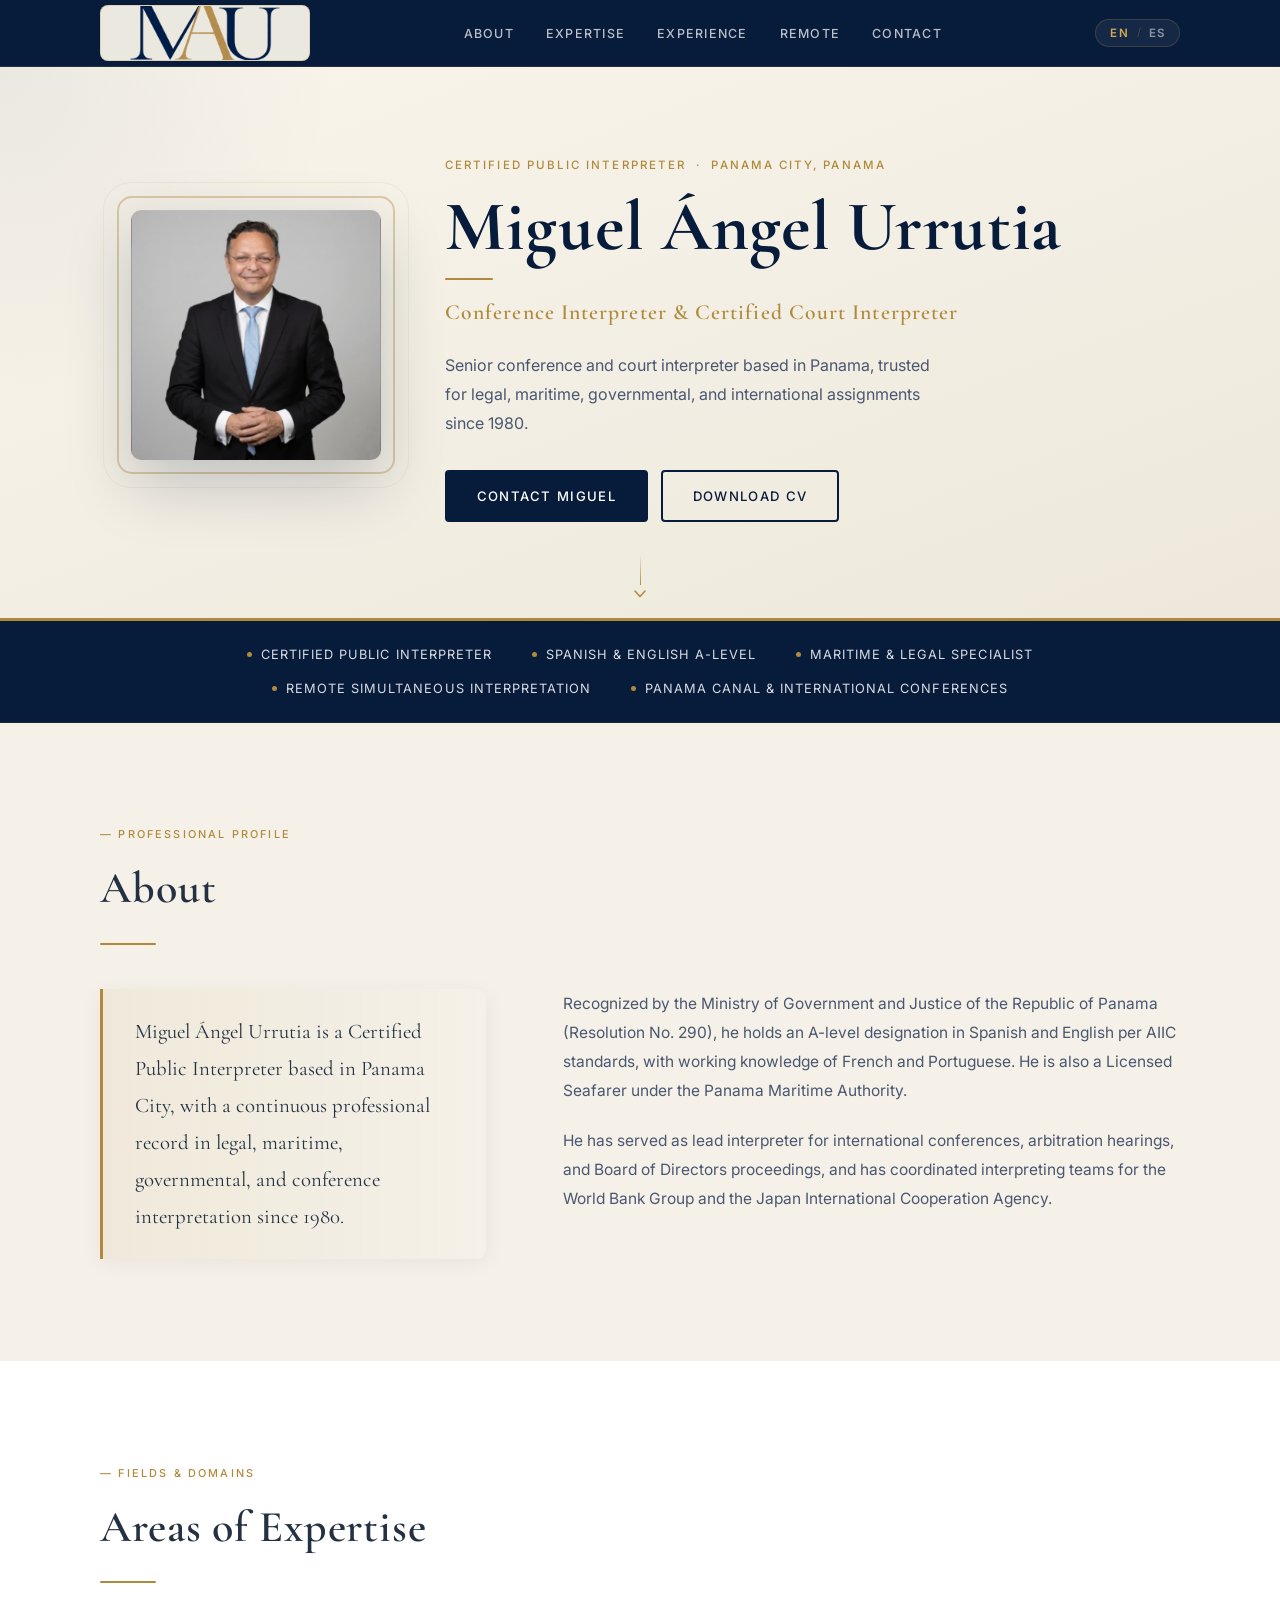
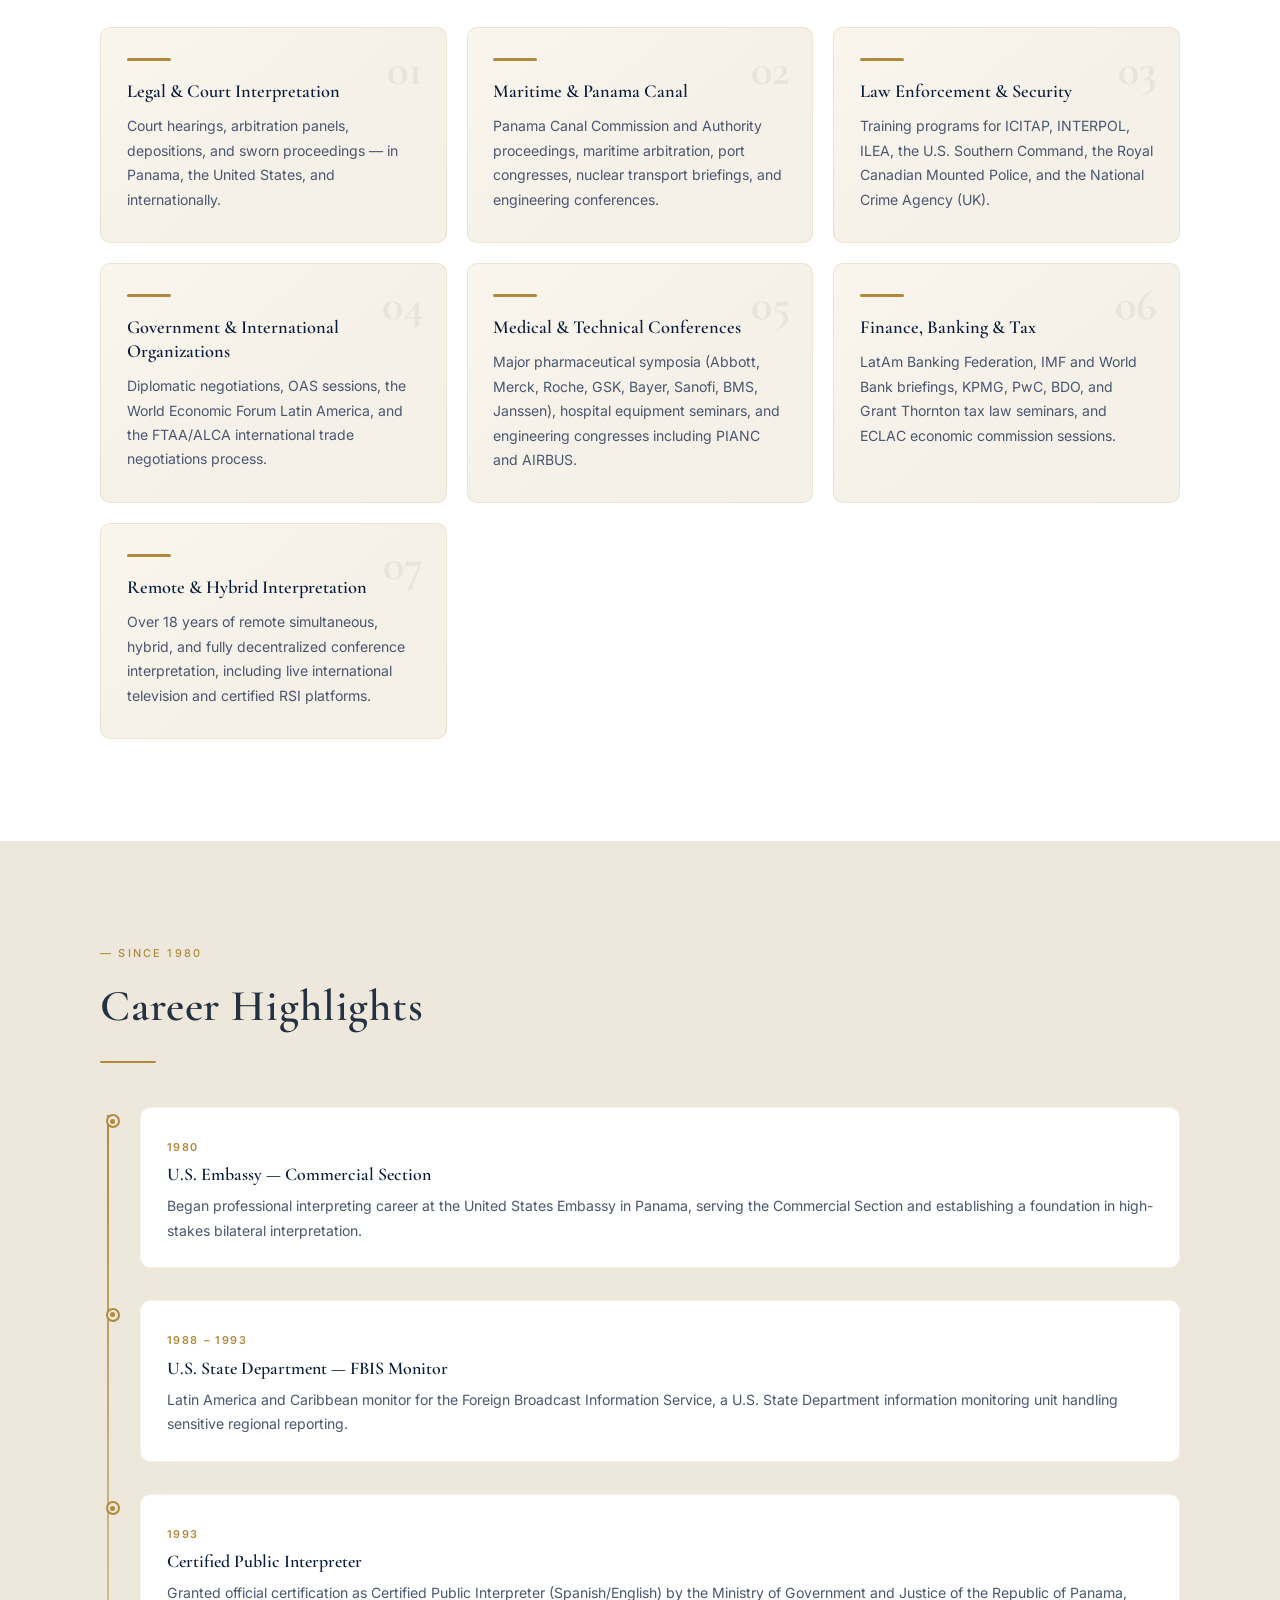
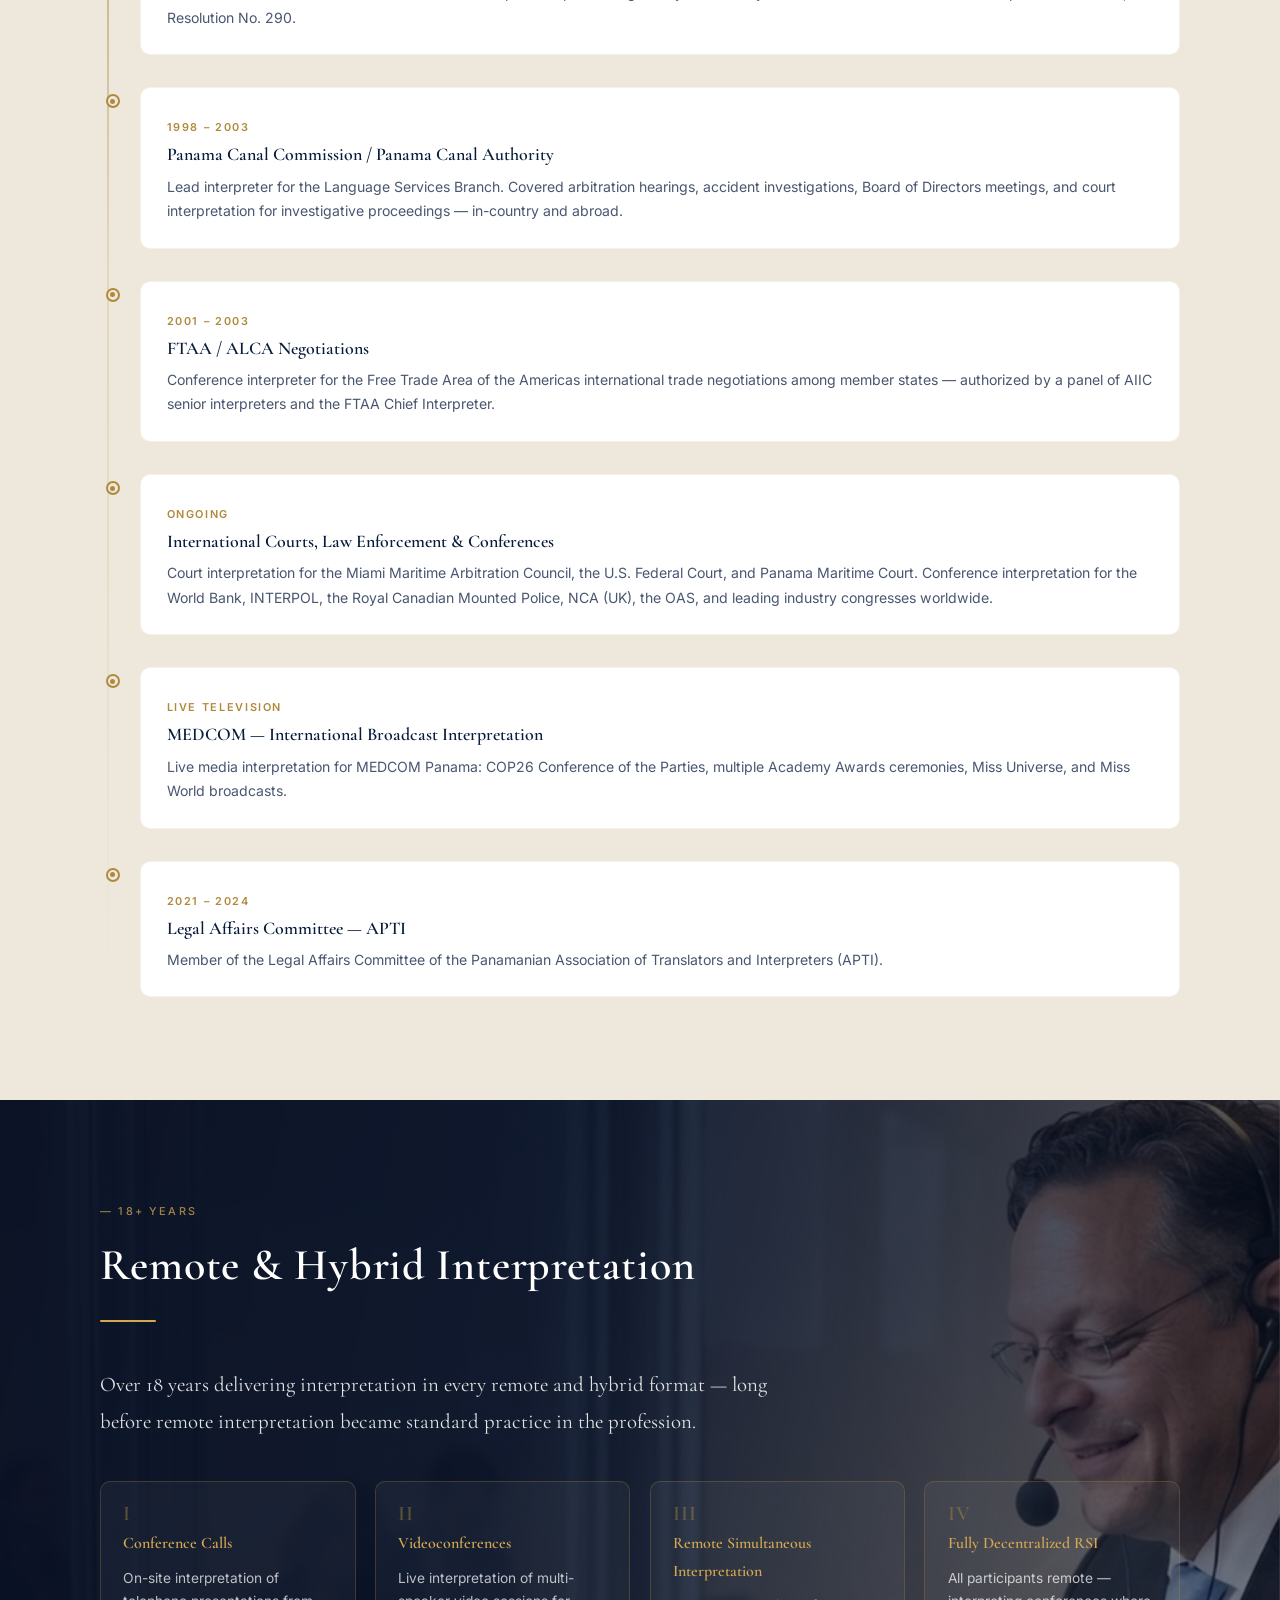
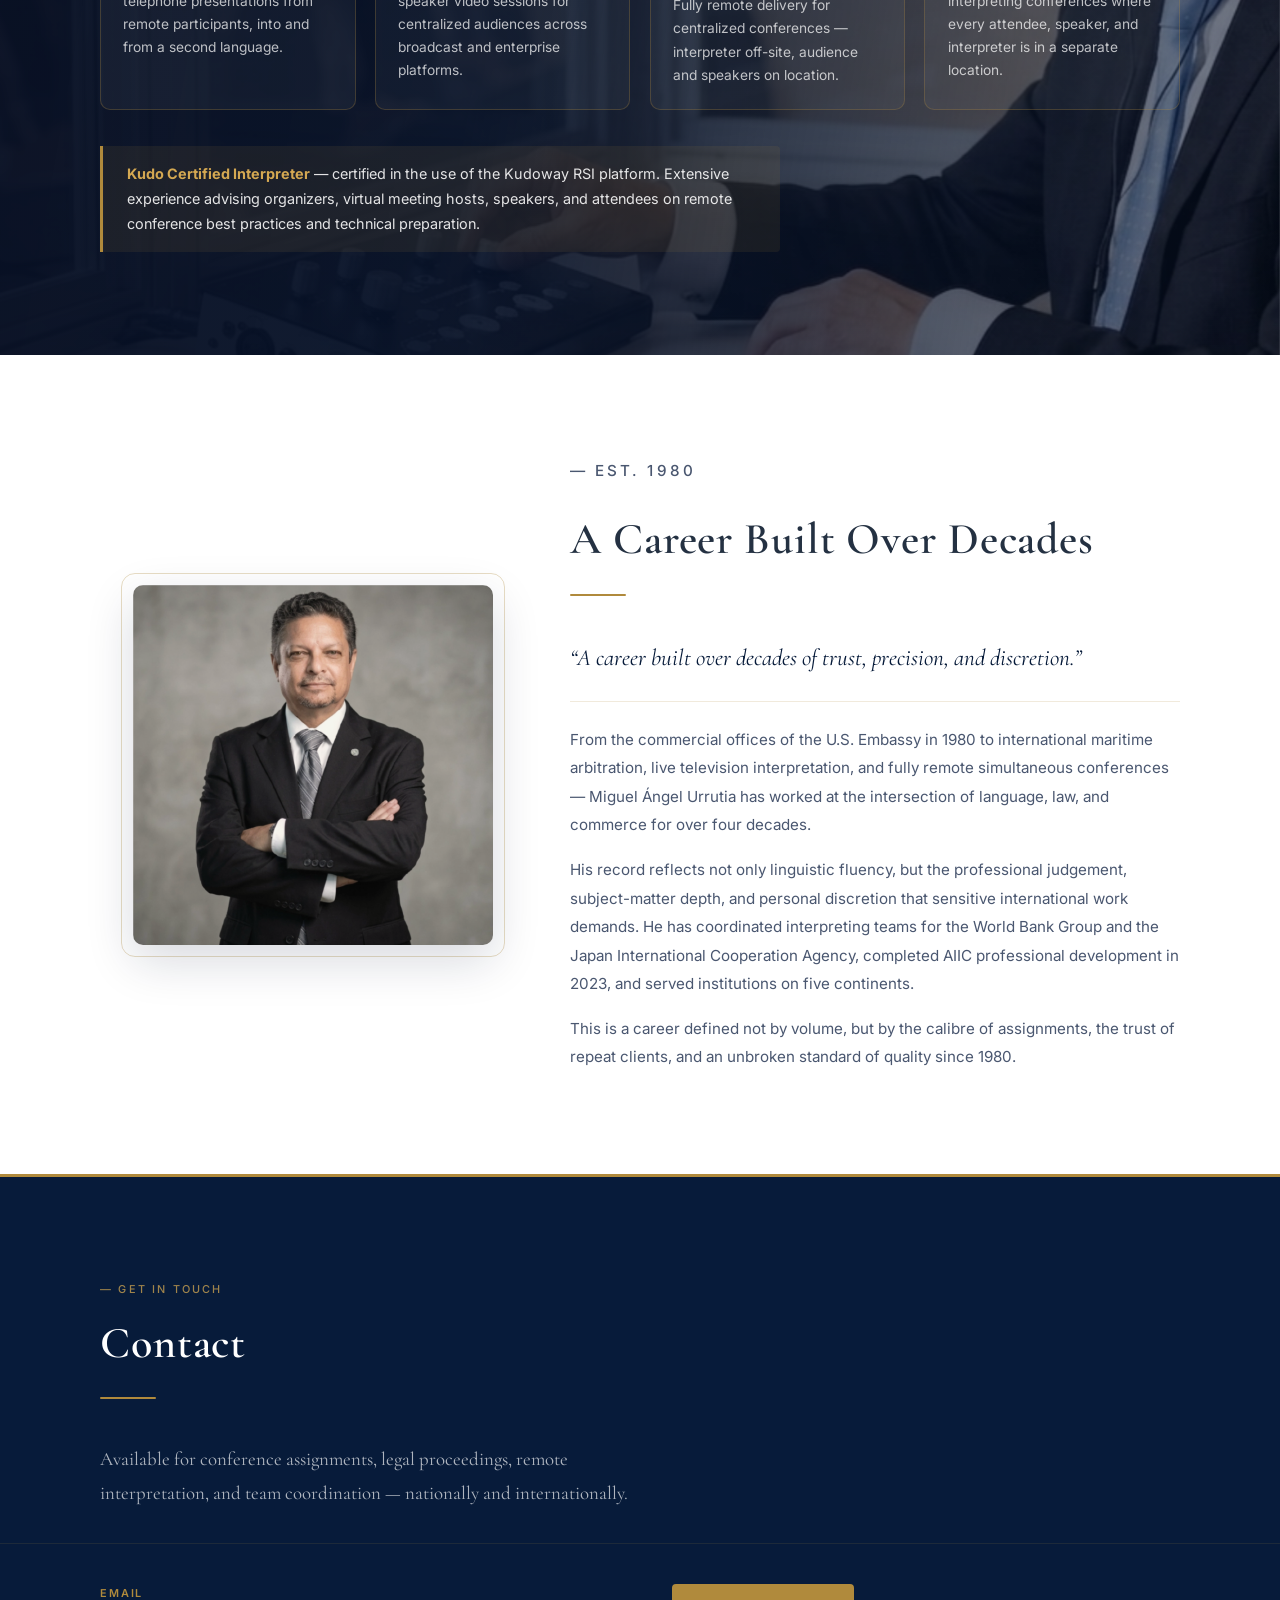
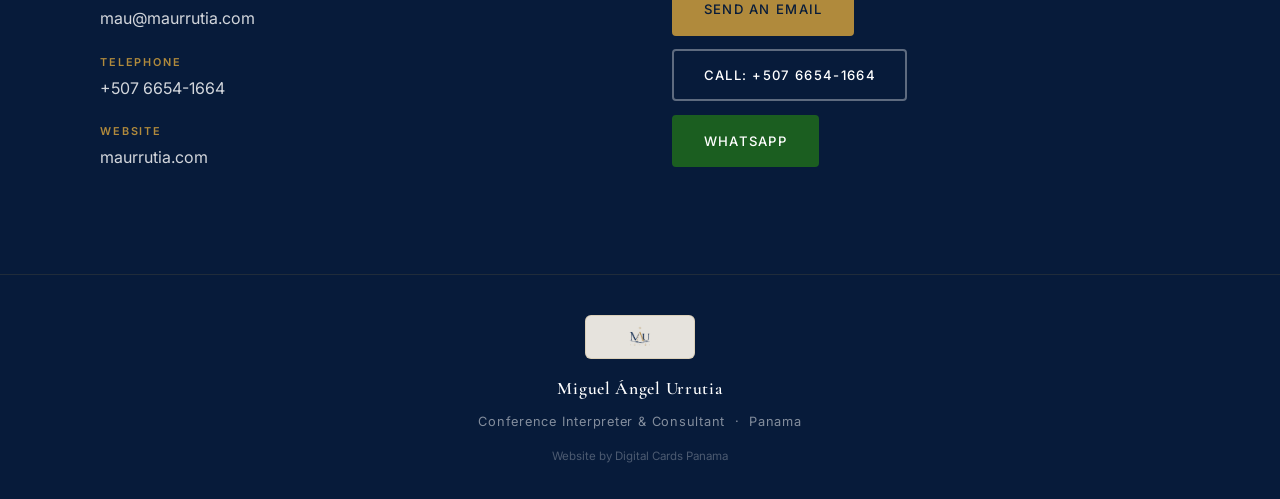
<file: index.html>
<!DOCTYPE html>
<html lang="en">
<head>
  <meta charset="UTF-8">
  <meta name="viewport" content="width=device-width, initial-scale=1.0">
  <meta name="description" content="Miguel Ángel Urrutia — Certified Court and Conference Interpreter based in Panama City. Active since 1980 in legal, maritime, governmental, and international settings.">
  <meta name="author" content="Miguel Ángel Urrutia">
  <meta property="og:title" content="Miguel Ángel Urrutia | Conference Interpreter & Certified Court Interpreter">
  <meta property="og:description" content="Senior conference and court interpreter based in Panama, trusted for legal, maritime, governmental, and international assignments since 1980.">
  <meta property="og:image" content="https://maurrutia.com/Profile-current.png">
  <meta property="og:type" content="website">
  <meta property="og:url" content="https://maurrutia.com/">
  <meta property="og:locale" content="en_US">
  <link rel="canonical" href="https://maurrutia.com/" />
  <meta name="twitter:card" content="summary_large_image">
  <meta name="twitter:title" content="Miguel Ángel Urrutia | Conference Interpreter &amp; Certified Court Interpreter">
  <meta name="twitter:description" content="Senior conference and court interpreter based in Panama, trusted for legal, maritime, governmental, and international assignments since 1980.">
  <meta name="twitter:image" content="https://maurrutia.com/Profile-current.png">
  <title>Miguel Ángel Urrutia | Conference Interpreter &amp; Certified Court Interpreter</title>
  <link rel="preconnect" href="https://fonts.googleapis.com">
  <link rel="preconnect" href="https://fonts.gstatic.com" crossorigin>
  <link href="https://fonts.googleapis.com/css2?family=Cormorant+Garamond:ital,wght@0,400;0,600;0,700;1,400;1,600&family=Inter:wght@300;400;500&display=swap" rel="stylesheet">
  <link rel="stylesheet" href="styles.css">
  <script type="application/ld+json">
  {
    "@context": "https://schema.org",
    "@type": "Person",
    "name": "Miguel Ángel Urrutia",
    "jobTitle": "Conference Interpreter & Certified Court Interpreter",
    "description": "Senior conference and court interpreter based in Panama, trusted for legal, maritime, governmental, and international assignments since 1980.",
    "url": "https://maurrutia.com/",
    "telephone": "+50766541664",
    "email": "mau@maurrutia.com",
    "address": { "@type": "PostalAddress", "addressCountry": "PA", "addressLocality": "Panama City" },
    "knowsLanguage": ["Spanish", "English", "French", "Portuguese"],
    "sameAs": ["https://www.linkedin.com/in/miguel-%C3%A1ngel-urrutia-6468b936"]
  }
  </script>
</head>
<body>

  <!-- ══ NAVIGATION ══════════════════════════════════════════ -->
  <nav id="nav" role="navigation" aria-label="Main navigation">
    <div class="nav-inner">

      <!-- Logo plaque — ivory capsule so navy/gold logo reads clearly -->
      <a href="#hero" class="nav-brand" aria-label="Miguel Ángel Urrutia — home">
        <div class="nav-plaque">
          <img src="MAU-LOGO.png" alt="MAU" class="nav-logo">
        </div>
      </a>

      <ul class="nav-menu" id="navMenu" role="list">
        <li><a href="#about"     data-i18n="nav.about">About</a></li>
        <li><a href="#expertise" data-i18n="nav.expertise">Expertise</a></li>
        <li><a href="#timeline"  data-i18n="nav.timeline">Experience</a></li>
        <li><a href="#remote"    data-i18n="nav.remote">Remote</a></li>
        <li><a href="#contact"   data-i18n="nav.contact">Contact</a></li>
      </ul>

      <div class="nav-right">
        <div class="lang-toggle" role="group" aria-label="Language / Idioma">
          <button class="lang-btn is-active" data-lang="en" aria-pressed="true"  aria-label="Switch to English">EN</button>
          <span class="lang-sep" aria-hidden="true">/</span>
          <button class="lang-btn"           data-lang="es" aria-pressed="false" aria-label="Cambiar a Español">ES</button>
        </div>
        <button class="nav-toggle-btn" id="navToggle"
          aria-expanded="false" aria-controls="navMenu" aria-label="Toggle navigation menu">
          <span aria-hidden="true"></span>
          <span aria-hidden="true"></span>
          <span aria-hidden="true"></span>
        </button>
      </div>

    </div>
  </nav>

  <main>

    <!-- ══ HERO ════════════════════════════════════════════════ -->
    <section id="hero" aria-labelledby="hero-name">
      <div class="hero-inner">

        <div class="hero-photo-col">
          <div class="hero-photo-wrap hero-anim hero-anim--photo">
            <div class="hero-photo-frame">
              <img
                src="Profile-current.png"
                alt="Miguel Ángel Urrutia, Conference Interpreter and Certified Court Interpreter, Panama"
                width="420" height="420" loading="eager"
              >
            </div>
          </div>
        </div>

        <div class="hero-content">
          <p class="hero-eyebrow hero-anim hero-anim--1" data-i18n="hero.eyebrow">Certified Public Interpreter &nbsp;&middot;&nbsp; Panama City, Panama</p>
          <h1 id="hero-name" class="hero-anim hero-anim--2">Miguel&nbsp;Ángel&nbsp;Urrutia</h1>
          <div class="hero-gold-line hero-anim hero-anim--3" aria-hidden="true"></div>
          <p class="hero-title hero-anim hero-anim--3b" data-i18n="hero.title">Conference Interpreter &amp; Certified Court Interpreter</p>
          <p class="hero-statement hero-anim hero-anim--4" data-i18n="hero.statement">Senior conference and court interpreter based in Panama, trusted for legal, maritime, governmental, and international assignments since 1980.</p>
          <div class="hero-ctas hero-anim hero-anim--5">
            <a href="#contact" class="btn btn-navy"    data-i18n="hero.cta.contact">Contact Miguel</a>
            <a href="MAU%20CV%20-%20ENG%20-%20JUN25%20HI-LITED%20FOR%20LAW%20ENFORZ.odt"
               download="MAU CV - ENG - JUN25 HI-LITED FOR LAW ENFORZ.odt"
               class="btn btn-outline" data-i18n="hero.cta.cv">Download CV</a>
          </div>
        </div>

      </div>

      <!-- Animated scroll cue -->
      <div class="scroll-cue hero-anim hero-anim--6" aria-hidden="true">
        <div class="scroll-cue-line"></div>
        <svg width="12" height="8" viewBox="0 0 12 8" fill="none" xmlns="http://www.w3.org/2000/svg">
          <path d="M1 1L6 6.5L11 1" stroke="currentColor" stroke-width="1.5" stroke-linecap="round" stroke-linejoin="round"/>
        </svg>
      </div>
    </section>

    <!-- ══ CREDENTIALS STRIP ═══════════════════════════════════ -->
    <section id="credentials" aria-label="Professional credentials">
      <div class="credentials-inner">
        <div class="credential-item"><span class="cred-gem" aria-hidden="true"></span><span data-i18n="cred.1">Certified Public Interpreter</span></div>
        <div class="credential-item"><span class="cred-gem" aria-hidden="true"></span><span data-i18n="cred.2">Spanish &amp; English A-Level</span></div>
        <div class="credential-item"><span class="cred-gem" aria-hidden="true"></span><span data-i18n="cred.3">Maritime &amp; Legal Specialist</span></div>
        <div class="credential-item"><span class="cred-gem" aria-hidden="true"></span><span data-i18n="cred.4">Remote Simultaneous Interpretation</span></div>
        <div class="credential-item"><span class="cred-gem" aria-hidden="true"></span><span data-i18n="cred.5">Panama Canal &amp; International Conferences</span></div>
      </div>
    </section>

    <!-- ══ ABOUT ════════════════════════════════════════════════ -->
    <section id="about" aria-labelledby="about-heading">
      <div class="section-inner">
        <div class="section-header reveal">
          <p class="section-eyebrow" aria-hidden="true">— Professional Profile</p>
          <h2 id="about-heading" data-i18n="about.heading">About</h2>
          <div class="gold-rule" aria-hidden="true"></div>
        </div>
        <div class="about-layout">
          <div class="about-lead-col">
            <div class="about-intro-panel reveal">
              <p class="lead-text" data-i18n="about.lead">Miguel Ángel Urrutia is a Certified Public Interpreter based in Panama City, with a continuous professional record in legal, maritime, governmental, and conference interpretation since 1980.</p>
            </div>
          </div>
          <div class="about-detail-col">
            <p class="reveal" data-i18n="about.p1">Recognized by the Ministry of Government and Justice of the Republic of Panama (Resolution No. 290), he holds an A-level designation in Spanish and English per AIIC standards, with working knowledge of French and Portuguese. He is also a Licensed Seafarer under the Panama Maritime Authority.</p>
            <p class="reveal" data-i18n="about.p2">He has served as lead interpreter for international conferences, arbitration hearings, and Board of Directors proceedings, and has coordinated interpreting teams for the World Bank Group and the Japan International Cooperation Agency.</p>
          </div>
        </div>
      </div>
    </section>

    <!-- ══ EXPERTISE ═══════════════════════════════════════════ -->
    <section id="expertise" aria-labelledby="expertise-heading">
      <div class="section-inner">
        <div class="section-header reveal">
          <p class="section-eyebrow" aria-hidden="true">— Fields &amp; Domains</p>
          <h2 id="expertise-heading" data-i18n="exp.heading">Areas of Expertise</h2>
          <div class="gold-rule" aria-hidden="true"></div>
        </div>
        <div class="expertise-grid">
          <article class="expertise-card reveal">
            <span class="card-num" aria-hidden="true">01</span>
            <div class="card-bar" aria-hidden="true"></div>
            <h3 data-i18n="exp.1.h">Legal &amp; Court Interpretation</h3>
            <p data-i18n="exp.1.p">Court hearings, arbitration panels, depositions, and sworn proceedings — in Panama, the United States, and internationally.</p>
          </article>
          <article class="expertise-card reveal">
            <span class="card-num" aria-hidden="true">02</span>
            <div class="card-bar" aria-hidden="true"></div>
            <h3 data-i18n="exp.2.h">Maritime &amp; Panama Canal</h3>
            <p data-i18n="exp.2.p">Panama Canal Commission and Authority proceedings, maritime arbitration, port congresses, nuclear transport briefings, and engineering conferences.</p>
          </article>
          <article class="expertise-card reveal">
            <span class="card-num" aria-hidden="true">03</span>
            <div class="card-bar" aria-hidden="true"></div>
            <h3 data-i18n="exp.3.h">Law Enforcement &amp; Security</h3>
            <p data-i18n="exp.3.p">Training programs for ICITAP, INTERPOL, ILEA, the U.S. Southern Command, the Royal Canadian Mounted Police, and the National Crime Agency (UK).</p>
          </article>
          <article class="expertise-card reveal">
            <span class="card-num" aria-hidden="true">04</span>
            <div class="card-bar" aria-hidden="true"></div>
            <h3 data-i18n="exp.4.h">Government &amp; International Organizations</h3>
            <p data-i18n="exp.4.p">Diplomatic negotiations, OAS sessions, the World Economic Forum Latin America, and the FTAA/ALCA international trade negotiations process.</p>
          </article>
          <article class="expertise-card reveal">
            <span class="card-num" aria-hidden="true">05</span>
            <div class="card-bar" aria-hidden="true"></div>
            <h3 data-i18n="exp.5.h">Medical &amp; Technical Conferences</h3>
            <p data-i18n="exp.5.p">Major pharmaceutical symposia (Abbott, Merck, Roche, GSK, Bayer, Sanofi, BMS, Janssen), hospital equipment seminars, and engineering congresses including PIANC and AIRBUS.</p>
          </article>
          <article class="expertise-card reveal">
            <span class="card-num" aria-hidden="true">06</span>
            <div class="card-bar" aria-hidden="true"></div>
            <h3 data-i18n="exp.6.h">Finance, Banking &amp; Tax</h3>
            <p data-i18n="exp.6.p">LatAm Banking Federation, IMF and World Bank briefings, KPMG, PwC, BDO, and Grant Thornton tax law seminars, and ECLAC economic commission sessions.</p>
          </article>
          <article class="expertise-card reveal">
            <span class="card-num" aria-hidden="true">07</span>
            <div class="card-bar" aria-hidden="true"></div>
            <h3 data-i18n="exp.7.h">Remote &amp; Hybrid Interpretation</h3>
            <p data-i18n="exp.7.p">Over 18 years of remote simultaneous, hybrid, and fully decentralized conference interpretation, including live international television and certified RSI platforms.</p>
          </article>
        </div>
      </div>
    </section>

    <!-- ══ TIMELINE ═════════════════════════════════════════════ -->
    <section id="timeline" aria-labelledby="timeline-heading">
      <div class="section-inner">
        <div class="section-header reveal">
          <p class="section-eyebrow" aria-hidden="true">— Since 1980</p>
          <h2 id="timeline-heading" data-i18n="tl.heading">Career Highlights</h2>
          <div class="gold-rule" aria-hidden="true"></div>
        </div>
        <ol class="timeline" role="list">
          <li class="timeline-item reveal-left">
            <div class="tl-marker" aria-hidden="true"><div class="tl-dot"></div></div>
            <div class="tl-card">
              <span class="tl-date" data-i18n="tl.1.date">1980</span>
              <h3 data-i18n="tl.1.h">U.S. Embassy — Commercial Section</h3>
              <p data-i18n="tl.1.p">Began professional interpreting career at the United States Embassy in Panama, serving the Commercial Section and establishing a foundation in high-stakes bilateral interpretation.</p>
            </div>
          </li>
          <li class="timeline-item reveal-left">
            <div class="tl-marker" aria-hidden="true"><div class="tl-dot"></div></div>
            <div class="tl-card">
              <span class="tl-date" data-i18n="tl.2.date">1988 – 1993</span>
              <h3 data-i18n="tl.2.h">U.S. State Department — FBIS Monitor</h3>
              <p data-i18n="tl.2.p">Latin America and Caribbean monitor for the Foreign Broadcast Information Service, a U.S. State Department information monitoring unit handling sensitive regional reporting.</p>
            </div>
          </li>
          <li class="timeline-item reveal-left">
            <div class="tl-marker" aria-hidden="true"><div class="tl-dot"></div></div>
            <div class="tl-card">
              <span class="tl-date" data-i18n="tl.3.date">1993</span>
              <h3 data-i18n="tl.3.h">Certified Public Interpreter</h3>
              <p data-i18n="tl.3.p">Granted official certification as Certified Public Interpreter (Spanish/English) by the Ministry of Government and Justice of the Republic of Panama, Resolution No. 290.</p>
            </div>
          </li>
          <li class="timeline-item reveal-left">
            <div class="tl-marker" aria-hidden="true"><div class="tl-dot"></div></div>
            <div class="tl-card">
              <span class="tl-date" data-i18n="tl.4.date">1998 – 2003</span>
              <h3 data-i18n="tl.4.h">Panama Canal Commission / Panama Canal Authority</h3>
              <p data-i18n="tl.4.p">Lead interpreter for the Language Services Branch. Covered arbitration hearings, accident investigations, Board of Directors meetings, and court interpretation for investigative proceedings — in-country and abroad.</p>
            </div>
          </li>
          <li class="timeline-item reveal-left">
            <div class="tl-marker" aria-hidden="true"><div class="tl-dot"></div></div>
            <div class="tl-card">
              <span class="tl-date" data-i18n="tl.5.date">2001 – 2003</span>
              <h3 data-i18n="tl.5.h">FTAA / ALCA Negotiations</h3>
              <p data-i18n="tl.5.p">Conference interpreter for the Free Trade Area of the Americas international trade negotiations among member states — authorized by a panel of AIIC senior interpreters and the FTAA Chief Interpreter.</p>
            </div>
          </li>
          <li class="timeline-item reveal-left">
            <div class="tl-marker" aria-hidden="true"><div class="tl-dot"></div></div>
            <div class="tl-card">
              <span class="tl-date" data-i18n="tl.6.date">Ongoing</span>
              <h3 data-i18n="tl.6.h">International Courts, Law Enforcement &amp; Conferences</h3>
              <p data-i18n="tl.6.p">Court interpretation for the Miami Maritime Arbitration Council, the U.S. Federal Court, and Panama Maritime Court. Conference interpretation for the World Bank, INTERPOL, the Royal Canadian Mounted Police, NCA (UK), the OAS, and leading industry congresses worldwide.</p>
            </div>
          </li>
          <li class="timeline-item reveal-left">
            <div class="tl-marker" aria-hidden="true"><div class="tl-dot"></div></div>
            <div class="tl-card">
              <span class="tl-date" data-i18n="tl.7.date">Live Television</span>
              <h3 data-i18n="tl.7.h">MEDCOM — International Broadcast Interpretation</h3>
              <p data-i18n="tl.7.p">Live media interpretation for MEDCOM Panama: COP26 Conference of the Parties, multiple Academy Awards ceremonies, Miss Universe, and Miss World broadcasts.</p>
            </div>
          </li>
          <li class="timeline-item reveal-left">
            <div class="tl-marker" aria-hidden="true"><div class="tl-dot"></div></div>
            <div class="tl-card">
              <span class="tl-date" data-i18n="tl.8.date">2021 – 2024</span>
              <h3 data-i18n="tl.8.h">Legal Affairs Committee — APTI</h3>
              <p data-i18n="tl.8.p">Member of the Legal Affairs Committee of the Panamanian Association of Translators and Interpreters (APTI).</p>
            </div>
          </li>
        </ol>
      </div>
    </section>

    <!-- ══ REMOTE INTERPRETATION ════════════════════════════════ -->
    <section id="remote" aria-labelledby="remote-heading">
      <!-- Interpreting.png as cinematic background -->
      <div class="remote-scene" aria-hidden="true">
        <img src="Interpreting.png" alt="" role="presentation" loading="lazy" id="remoteBgImg">
      </div>
      <div class="remote-veil" aria-hidden="true"></div>
      <div class="section-inner remote-content">
        <div class="section-header section-header--light reveal">
          <p class="section-eyebrow section-eyebrow--light" aria-hidden="true">— 18+ Years</p>
          <h2 id="remote-heading" data-i18n="rem.heading">Remote &amp; Hybrid Interpretation</h2>
          <div class="gold-rule" aria-hidden="true"></div>
        </div>
        <p class="remote-lead reveal" data-i18n="rem.lead">Over 18 years delivering interpretation in every remote and hybrid format — long before remote interpretation became standard practice in the profession.</p>
        <div class="remote-grid">
          <div class="remote-card reveal">
            <span class="remote-card-num" aria-hidden="true">I</span>
            <span class="remote-card-title" data-i18n="rem.1.title">Conference Calls</span>
            <p data-i18n="rem.1.p">On-site interpretation of telephone presentations from remote participants, into and from a second language.</p>
          </div>
          <div class="remote-card reveal">
            <span class="remote-card-num" aria-hidden="true">II</span>
            <span class="remote-card-title" data-i18n="rem.2.title">Videoconferences</span>
            <p data-i18n="rem.2.p">Live interpretation of multi-speaker video sessions for centralized audiences across broadcast and enterprise platforms.</p>
          </div>
          <div class="remote-card reveal">
            <span class="remote-card-num" aria-hidden="true">III</span>
            <span class="remote-card-title" data-i18n="rem.3.title">Remote Simultaneous Interpretation</span>
            <p data-i18n="rem.3.p">Fully remote delivery for centralized conferences — interpreter off-site, audience and speakers on location.</p>
          </div>
          <div class="remote-card reveal">
            <span class="remote-card-num" aria-hidden="true">IV</span>
            <span class="remote-card-title" data-i18n="rem.4.title">Fully Decentralized RSI</span>
            <p data-i18n="rem.4.p">All participants remote — interpreting conferences where every attendee, speaker, and interpreter is in a separate location.</p>
          </div>
        </div>
        <div class="kudo-note reveal" data-i18n="rem.kudo"><strong>Kudo Certified Interpreter</strong> — certified in the use of the Kudoway RSI platform. Extensive experience advising organizers, virtual meeting hosts, speakers, and attendees on remote conference best practices and technical preparation.</div>
      </div>
    </section>

    <!-- ══ LEGACY ════════════════════════════════════════════════ -->
    <section id="legacy" aria-labelledby="legacy-heading">
      <div class="section-inner legacy-inner">
        <div class="legacy-photo-col reveal">
          <div class="legacy-photo-frame">
            <img src="Profile-young.png"
              alt="Miguel Ángel Urrutia — earlier in his career"
              width="380" height="380" loading="lazy">
          </div>
        </div>
        <div class="legacy-text">
          <div class="section-header reveal">
            <p class="section-eyebrow" aria-hidden="true">— Est. 1980</p>
            <h2 id="legacy-heading" data-i18n="leg.heading">A Career Built Over Decades</h2>
            <div class="gold-rule" aria-hidden="true"></div>
          </div>
          <blockquote class="legacy-quote reveal" data-i18n="leg.quote">&#8220;A career built over decades of trust, precision, and discretion.&#8221;</blockquote>
          <p class="reveal" data-i18n="leg.p1">From the commercial offices of the U.S. Embassy in 1980 to international maritime arbitration, live television interpretation, and fully remote simultaneous conferences — Miguel Ángel Urrutia has worked at the intersection of language, law, and commerce for over four decades.</p>
          <p class="reveal" data-i18n="leg.p2">His record reflects not only linguistic fluency, but the professional judgement, subject-matter depth, and personal discretion that sensitive international work demands. He has coordinated interpreting teams for the World Bank Group and the Japan International Cooperation Agency, completed AIIC professional development in 2023, and served institutions on five continents.</p>
          <p class="reveal" data-i18n="leg.p3">This is a career defined not by volume, but by the calibre of assignments, the trust of repeat clients, and an unbroken standard of quality since 1980.</p>
        </div>
      </div>
    </section>

    <!-- ══ CONTACT ══════════════════════════════════════════════ -->
    <section id="contact" aria-labelledby="contact-heading">
      <div class="contact-top reveal">
        <div class="section-inner">
          <div class="section-header">
            <p class="section-eyebrow section-eyebrow--light" aria-hidden="true">— Get in Touch</p>
            <h2 id="contact-heading" data-i18n="con.heading">Contact</h2>
            <div class="gold-rule" aria-hidden="true"></div>
          </div>
          <p class="contact-intro" data-i18n="con.intro">Available for conference assignments, legal proceedings, remote interpretation, and team coordination — nationally and internationally.</p>
        </div>
      </div>
      <div class="contact-body">
        <div class="section-inner contact-grid">
          <div class="contact-info-col reveal">
            <p>
              <span class="contact-label" data-i18n="con.label.email">Email</span>
              <a href="mailto:mau@maurrutia.com">mau@maurrutia.com</a>
            </p>
            <p>
              <span class="contact-label" data-i18n="con.label.phone">Telephone</span>
              <a href="tel:+50766541664">+507 6654-1664</a>
            </p>
            <p>
              <span class="contact-label" data-i18n="con.label.web">Website</span>
              <a href="https://maurrutia.com" target="_blank" rel="noopener noreferrer">maurrutia.com</a>
            </p>
          </div>
          <div class="contact-cta-col reveal">
            <a href="mailto:mau@maurrutia.com" class="btn btn-gold"    data-i18n="con.btn.email">Send an Email</a>
            <a href="tel:+50766541664"          class="btn btn-ghost"   data-i18n="con.btn.call">Call: +507 6654-1664</a>
            <a href="https://wa.me/50766541664" target="_blank" rel="noopener noreferrer" class="btn btn-whatsapp" data-i18n="con.btn.wa">WhatsApp</a>
          </div>
        </div>
      </div>
    </section>

  </main>

  <!-- ══ FOOTER ═══════════════════════════════════════════════ -->
  <footer id="footer" role="contentinfo">
    <div class="footer-inner">
      <div class="footer-logo-wrap" aria-hidden="true">
        <div class="footer-plaque">
          <img src="MAU-LOGO.png" alt="" class="footer-logo-img">
        </div>
      </div>
      <div class="footer-name">Miguel Ángel Urrutia</div>
      <div class="footer-title" data-i18n="foot.title">Conference Interpreter &amp; Consultant &nbsp;&middot;&nbsp; Panama</div>
      <div class="footer-credit" data-i18n="foot.credit">Website by Digital Cards Panama</div>
    </div>
  </footer>

  <script src="script.js"></script>
</body>
</html>
</file>
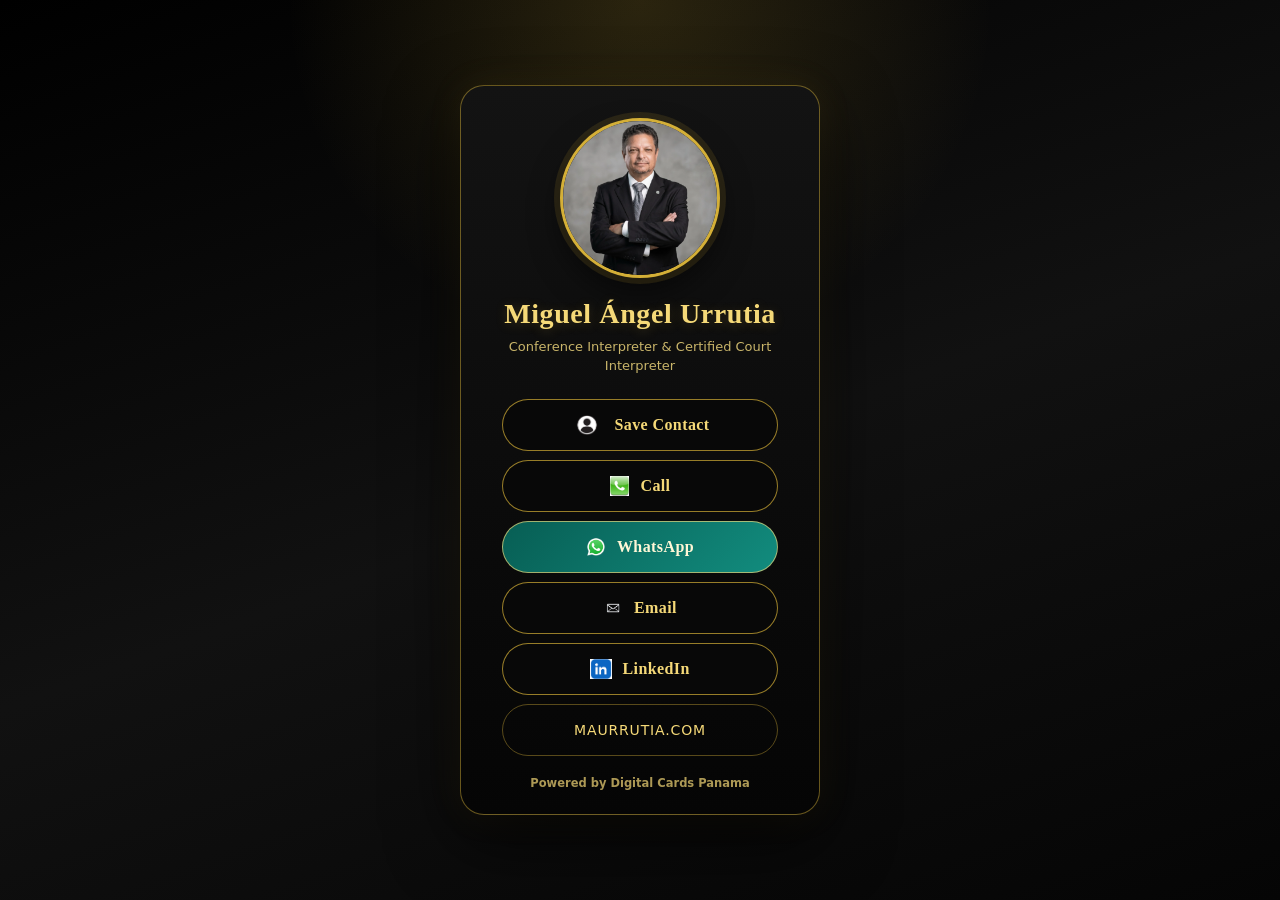
<file: card/index.html>
<!DOCTYPE html>
<html lang="en">
<head>
  <meta charset="UTF-8" />
  <meta name="viewport" content="width=device-width, initial-scale=1.0" />
  <meta name="robots" content="noindex, nofollow" />
  <title>Miguel Ángel Urrutia – Digital Card</title>
  <style>
    :root {
      --black:      #050505;
      --black-soft: #111111;
      --gold:       #d4af37;
      --gold-light: #f5d978;
      --gold-dark:  #8a6f1d;
      --text-muted: #c9b56a;
    }

    *, *::before, *::after { box-sizing: border-box; margin: 0; padding: 0; }

    body {
      min-height: 100vh;
      display: flex;
      justify-content: center;
      align-items: center;
      padding: 24px 16px;
      background:
        radial-gradient(circle at top, rgba(212,175,55,0.18), transparent 32%),
        linear-gradient(160deg, #000000, #111111 52%, #050505);
      font-family: "Cormorant Garamond", "Playfair Display", Georgia, "Times New Roman", serif;
      color: var(--gold);
      -webkit-font-smoothing: antialiased;
    }

    /* ── Card shell ──────────────────────────────────────────── */
    .card {
      width: 100%;
      max-width: 360px;
      padding: 32px 22px 24px;
      border-radius: 24px;
      text-align: center;
      background: linear-gradient(180deg, #131313, #050505);
      border: 1px solid rgba(212,175,55,0.48);
      box-shadow:
        0 25px 70px rgba(0,0,0,0.72),
        0 0 34px rgba(212,175,55,0.10);
    }

    /* ── Profile photo ───────────────────────────────────────── */
    .profile-photo {
      width: 160px;
      height: 160px;
      object-fit: cover;
      object-position: center top;
      display: block;
      margin: 0 auto 20px;
      border-radius: 50%;
      border: 3px solid var(--gold);
      box-shadow:
        0 0 0 6px rgba(212,175,55,0.12),
        0 16px 30px rgba(0,0,0,0.5);
      background: #000;
    }

    /* ── Name & subtitle ─────────────────────────────────────── */
    h1 {
      font-size: 28px;
      line-height: 1.15;
      font-weight: 700;
      letter-spacing: 0.6px;
      color: var(--gold-light);
      text-shadow: 0 2px 12px rgba(212,175,55,0.22);
      margin-bottom: 8px;
    }

    .subtitle {
      font-size: 13px;
      line-height: 1.45;
      color: var(--text-muted);
      font-family: system-ui, -apple-system, BlinkMacSystemFont, "Segoe UI", sans-serif;
      margin-bottom: 24px;
      padding: 0 4px;
    }

    /* ── Buttons ─────────────────────────────────────────────── */
    .btn {
      display: flex;
      align-items: center;
      justify-content: center;
      gap: 11px;
      width: 88%;
      min-height: 52px;
      margin: 9px auto;
      padding: 13px 16px;
      border-radius: 999px;
      text-decoration: none;
      font-family: "Cormorant Garamond", "Playfair Display", Georgia, "Times New Roman", serif;
      font-weight: 700;
      font-size: 16px;
      letter-spacing: 0.4px;
      transition: transform 0.14s ease, box-shadow 0.14s ease;
      -webkit-tap-highlight-color: transparent;
    }

    .btn:hover,
    .btn:focus-visible {
      transform: translateY(-1px);
      box-shadow: 0 8px 22px rgba(212,175,55,0.18);
      outline: none;
    }
    .btn:focus-visible { outline: 2px solid var(--gold); outline-offset: 2px; }

    .btn img {
      height: 20px;
      width: auto;
      flex-shrink: 0;
    }

    /* Dark gold-border style — Save, Call, Email, LinkedIn */
    .btn-dark {
      background: #080808;
      color: var(--gold-light);
      border: 1px solid rgba(212,175,55,0.70);
    }

    /* WhatsApp green */
    .btn-whatsapp {
      background: linear-gradient(135deg, #075e54, #128c7e);
      color: #fff7d6;
      border: 1px solid rgba(245,217,120,0.65);
    }

    /* Website — text only, subtle gold outline */
    .btn-website {
      background: transparent;
      color: var(--gold-light);
      border: 1px solid rgba(212,175,55,0.40);
      font-size: 14px;
      letter-spacing: 0.06em;
      text-transform: uppercase;
      font-family: system-ui, -apple-system, BlinkMacSystemFont, "Segoe UI", sans-serif;
      font-weight: 500;
    }

    /* ── Footer ──────────────────────────────────────────────── */
    .footer {
      margin-top: 20px;
      font-size: 11.5px;
      font-family: system-ui, -apple-system, BlinkMacSystemFont, "Segoe UI", sans-serif;
      color: rgba(212,175,55,0.55);
    }

    .footer a {
      color: rgba(245,217,120,0.70);
      text-decoration: none;
      font-weight: 600;
    }
    .footer a:hover { color: var(--gold-light); }
  </style>
</head>

<body>
  <div class="card">

    <!-- Profile photo — source set by inline script below -->
    <img
      id="profilePhoto"
      src="../MAU.png"
      alt="Miguel Ángel Urrutia — Conference Interpreter, Panama City"
      class="profile-photo"
    />

    <h1>Miguel Ángel Urrutia</h1>
    <p class="subtitle">Conference Interpreter &amp; Certified Court Interpreter</p>

    <!-- Save Contact -->
    <a class="btn btn-dark" href="../Maurrutia.vcf" download>
      <img src="../assets/user_icon.png" alt="" />
      Save Contact
    </a>

    <!-- Call -->
    <a class="btn btn-dark" href="tel:+50766541664">
      <img src="../assets/call_icon.jpg" alt="" />
      Call
    </a>

    <!-- WhatsApp -->
    <a class="btn btn-whatsapp" href="https://wa.me/50766541664" target="_blank" rel="noopener noreferrer">
      <img src="../assets/whatsapp_icon.png" alt="" />
      WhatsApp
    </a>

    <!-- Email -->
    <a class="btn btn-dark" href="mailto:mau@maurrutia.com">
      <img src="../assets/email_icon_white.png" alt="" />
      Email
    </a>

    <!-- LinkedIn -->
    <a class="btn btn-dark" href="https://www.linkedin.com/in/miguel-%C3%A1ngel-urrutia-6468b936" target="_blank" rel="noopener noreferrer">
      <img src="../assets/Linkedin_logo.png" alt="" />
      LinkedIn
    </a>

    <!-- Website — text only, no external icon -->
    <a class="btn btn-website" href="https://maurrutia.com" target="_blank" rel="noopener noreferrer">
      maurrutia.com
    </a>

    <!-- Footer -->
    <div class="footer">
      <a href="https://wa.me/50767317853" target="_blank" rel="noopener noreferrer">Powered by Digital Cards Panama</a>
    </div>

  </div>

  <script>
    /* Rotate among three local photos — no external requests */
    var photos = ["../MAU.png", "../MAU2.png", "../MAU3.png"];
    document.getElementById("profilePhoto").src = photos[Math.floor(Math.random() * photos.length)];
  </script>
</body>
</html>
</file>
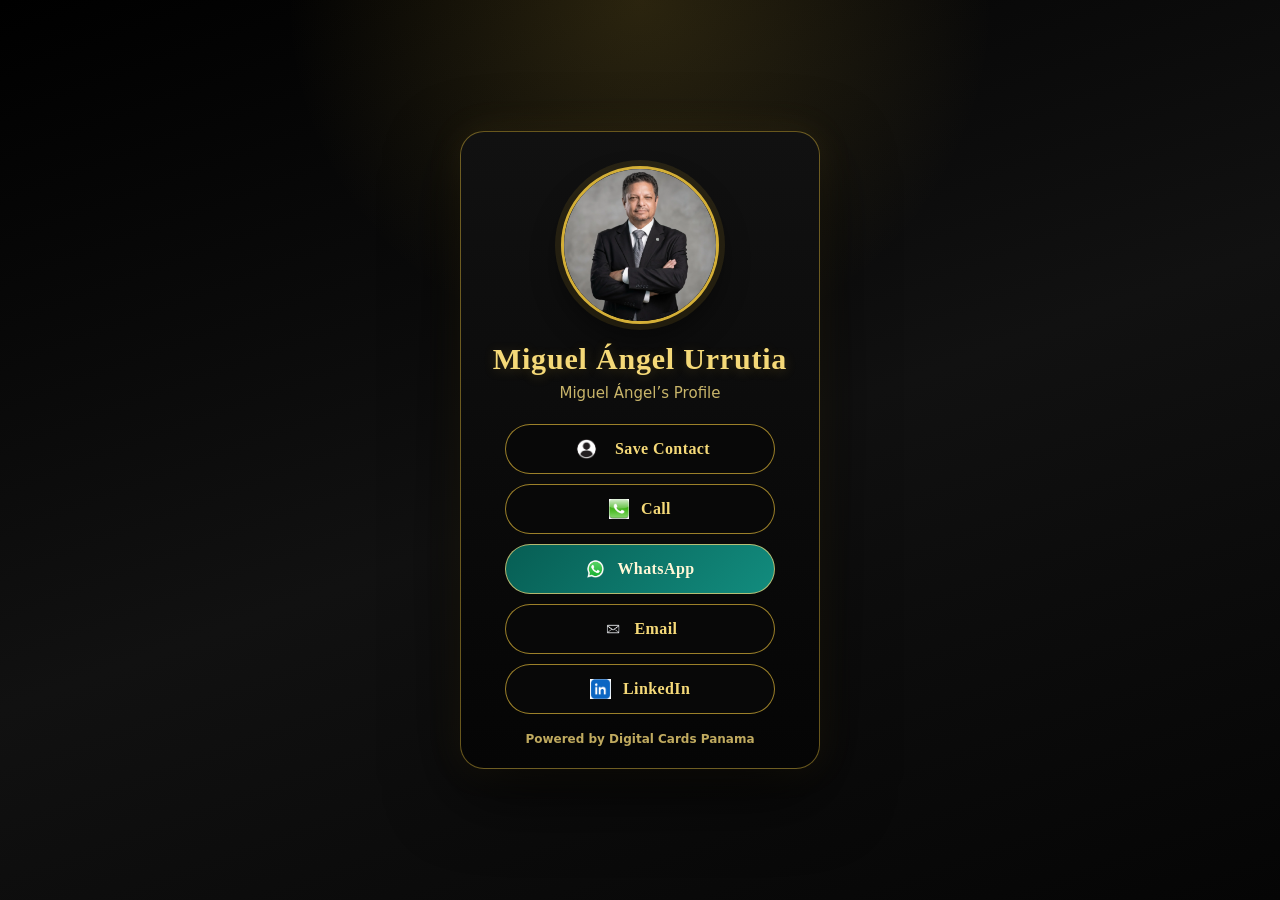
<file: card.html>
<!DOCTYPE html>
<html lang="en">
<head>
  <meta charset="UTF-8" />
  <meta name="viewport" content="width=device-width, initial-scale=1.0" />
  <title>Miguel Ángel Urrutia – Digital Card</title>

  <style>
    :root {
      --black: #050505;
      --black-soft: #111111;
      --gold: #d4af37;
      --gold-light: #f5d978;
      --gold-dark: #8a6f1d;
      --text-muted: #c9b56a;
    }

    * {
      box-sizing: border-box;
    }

    body {
      margin: 0;
      min-height: 100vh;
      display: flex;
      justify-content: center;
      align-items: center;
      padding: 24px;
      background:
        radial-gradient(circle at top, rgba(212, 175, 55, 0.18), transparent 32%),
        linear-gradient(160deg, #000000, #111111 52%, #050505);
      font-family: "Cormorant Garamond", "Playfair Display", Georgia, "Times New Roman", serif;
      color: var(--gold);
    }

    .card {
      width: 360px;
      max-width: 100%;
      padding: 28px 22px 22px;
      border-radius: 24px;
      text-align: center;
      background: linear-gradient(180deg, #111111, #050505);
      border: 1px solid rgba(212, 175, 55, 0.48);
      box-shadow: 0 25px 70px rgba(0, 0, 0, 0.72), 0 0 34px rgba(212, 175, 55, 0.12);
    }

    .profile-photo {
      width: 158px;
      height: 158px;
      object-fit: cover;
      display: block;
      margin: 6px auto 18px;
      border-radius: 50%;
      border: 3px solid var(--gold);
      box-shadow: 0 0 0 6px rgba(212, 175, 55, 0.12), 0 16px 30px rgba(0, 0, 0, 0.45);
      background: #000;
    }

    h1 {
      margin: 6px 0 8px;
      font-size: 30px;
      line-height: 1.12;
      font-weight: 700;
      letter-spacing: 0.8px;
      color: var(--gold-light);
      text-shadow: 0 2px 12px rgba(212, 175, 55, 0.22);
    }

    .subtitle {
      margin: 0 0 22px;
      font-size: 15px;
      color: var(--text-muted);
      font-family: system-ui, -apple-system, BlinkMacSystemFont, "Segoe UI", sans-serif;
    }

    .btn {
      display: flex;
      align-items: center;
      justify-content: center;
      gap: 12px;
      width: 86%;
      margin: 10px auto;
      padding: 14px;
      border-radius: 999px;
      text-decoration: none;
      font-family: "Cormorant Garamond", "Playfair Display", Georgia, "Times New Roman", serif;
      font-weight: 700;
      font-size: 16px;
      letter-spacing: 0.4px;
      transition: transform 0.15s ease, box-shadow 0.15s ease, border-color 0.15s ease;
    }

    .btn:hover {
      transform: translateY(-1px);
      box-shadow: 0 8px 20px rgba(212, 175, 55, 0.18);
    }

    .btn img {
      height: 20px;
      width: auto;
    }

    .icon-wide {
      width: 22px;
      height: auto;
    }

    .save,
    .call,
    .email,
    .linkedin {
      background: #080808;
      color: var(--gold-light);
      border: 1px solid rgba(212, 175, 55, 0.72);
    }

    .whatsapp {
      background: linear-gradient(135deg, #075e54, #128c7e);
      color: #fff7d6;
      border: 1px solid rgba(245, 217, 120, 0.72);
    }

    .footer {
      margin-top: 18px;
      font-size: 12px;
      font-family: system-ui, -apple-system, BlinkMacSystemFont, "Segoe UI", sans-serif;
      color: rgba(212, 175, 55, 0.68);
    }

    .footer a {
      color: rgba(245, 217, 120, 0.78);
      text-decoration: none;
      font-weight: 600;
    }
  </style>
</head>

<body>
  <div class="card">

    <!-- Random Profile Photo -->
    <img id="profilePhoto" src="MAU.png" alt="Miguel Ángel Urrutia" class="profile-photo" />

    <h1>Miguel Ángel Urrutia</h1>
    <div class="subtitle">Miguel Ángel’s Profile</div>

    <!-- Save Contact -->
    <a class="btn save" href="Maurrutia.vcf" download>
      <img src="assets/user_icon.png" class="icon-wide" alt="" />
      Save Contact
    </a>

    <!-- Call -->
    <a class="btn call" href="tel:+50766541664">
      <img src="assets/call_icon.jpg" alt="" />
      Call
    </a>

    <!-- WhatsApp -->
    <a class="btn whatsapp" href="https://wa.me/50766541664" target="_blank" rel="noopener">
      <img src="assets/whatsapp_icon.png" alt="" />
      WhatsApp
    </a>

    <!-- Email -->
    <a class="btn email" href="mailto:mau@maurrutia.com">
      <img src="assets/email_icon_white.png" class="icon-wide" alt="" />
      Email
    </a>

    <!-- LinkedIn -->
    <a class="btn linkedin" href="https://www.linkedin.com/in/miguel-%C3%A1ngel-urrutia-6468b936" target="_blank" rel="noopener">
      <img src="assets/Linkedin_logo.png" alt="" />
      LinkedIn
    </a>

    <!-- Footer -->
    <div class="footer">
      <a href="https://wa.me/50767317853" target="_blank" rel="noopener">Powered by Digital Cards Panama</a>
    </div>

  </div>

  <script>
    const photos = ["MAU.png", "MAU2.png", "MAU3.png"];
    const selectedPhoto = photos[Math.floor(Math.random() * photos.length)];
    document.getElementById("profilePhoto").src = selectedPhoto;
  </script>
</body>
</html>
</file>
<file: styles.css>
/* ================================================================
   Miguel Ángel Urrutia — Professional Website  v3
   styles.css
   ================================================================ */

/* ── Variables ─────────────────────────────────────────────── */
:root {
  --navy:       #071B3A;
  --navy-mid:   #0B2550;
  --navy-soft:  #0F2E60;
  --ivory:      #F5F1E8;
  --ivory-dark: #EDE8DB;
  --gold:       #B08A3C;
  --gold-light: #D4A852;
  --gold-pale:  rgba(176,138,60,0.12);
  --charcoal:   #243142;
  --muted:      #4A5770;
  --white:      #FFFFFF;

  --font-serif: 'Cormorant Garamond', Georgia, 'Times New Roman', serif;
  --font-sans:  'Inter', system-ui, -apple-system, sans-serif;

  --max-w:     1160px;
  --pad-x:     clamp(1.25rem, 5vw, 2.5rem);
  --section-y: clamp(4rem, 8vw, 7rem);
  --r:         4px;
  --r-lg:      10px;
  --t:         0.24s ease;
}

/* ── Reset ──────────────────────────────────────────────────── */
*, *::before, *::after { box-sizing: border-box; margin: 0; padding: 0; }
html { scroll-behavior: smooth; scroll-padding-top: 70px; }
body {
  font-family: var(--font-sans);
  font-size: 1rem;
  line-height: 1.72;
  color: var(--charcoal);
  background: var(--ivory);
  -webkit-font-smoothing: antialiased;
  -moz-osx-font-smoothing: grayscale;
}
img  { max-width: 100%; height: auto; display: block; }
a    { color: inherit; text-decoration: none; }
ul, ol { list-style: none; }
:focus-visible { outline: 3px solid var(--gold); outline-offset: 3px; border-radius: var(--r); }

/* ── Layout helpers ─────────────────────────────────────────── */
.section-inner {
  max-width: var(--max-w);
  margin-left: auto;
  margin-right: auto;
  padding: var(--section-y) var(--pad-x);
}
.section-header { margin-bottom: 2.75rem; }
.section-header h2 {
  font-family: var(--font-serif);
  font-size: clamp(1.9rem, 4vw, 2.75rem);
  font-weight: 600;
  letter-spacing: 0.02em;
  color: var(--charcoal);
  margin-bottom: 1rem;
}
.section-header--light h2 { color: var(--white); }

.section-eyebrow {
  font-family: var(--font-sans);
  font-size: 0.68rem;
  font-weight: 500;
  letter-spacing: 0.2em;
  text-transform: uppercase;
  color: var(--gold);
  margin-bottom: 0.45rem;
}
.section-eyebrow--light { color: rgba(212,168,82,0.75); }

/* Gold rule — animated draw-in via scaleX */
.gold-rule {
  width: 3.5rem;
  height: 2px;
  background: var(--gold);
  border-radius: 1px;
  transform: scaleX(0);
  transform-origin: left center;
  transition: transform 0.7s ease 0.35s;
}
.section-header.revealed .gold-rule { transform: scaleX(1); }
.contact-top.revealed    .gold-rule { transform: scaleX(1); }
.section-header--light   .gold-rule { background: var(--gold-light); }

.lead-text {
  font-family: var(--font-serif);
  font-size: clamp(1.1rem, 2vw, 1.3rem);
  font-weight: 400;
  line-height: 1.78;
  color: var(--charcoal);
}

/* ── Scroll-reveal ──────────────────────────────────────────── */
.reveal {
  opacity: 0;
  transform: translateY(22px);
  transition: opacity 0.65s cubic-bezier(0.25, 0.46, 0.45, 0.94),
              transform 0.65s cubic-bezier(0.25, 0.46, 0.45, 0.94);
}
.reveal.revealed { opacity: 1; transform: translateY(0); }

/* Timeline items slide in from left */
.reveal-left {
  opacity: 0;
  transform: translateX(-24px);
  transition: opacity 0.65s cubic-bezier(0.25, 0.46, 0.45, 0.94),
              transform 0.65s cubic-bezier(0.25, 0.46, 0.45, 0.94);
}
.reveal-left.revealed { opacity: 1; transform: translateX(0); }

/* Stagger — expertise cards */
.expertise-card.reveal:nth-child(2) { transition-delay: 0.08s; }
.expertise-card.reveal:nth-child(3) { transition-delay: 0.16s; }
.expertise-card.reveal:nth-child(4) { transition-delay: 0.24s; }
.expertise-card.reveal:nth-child(5) { transition-delay: 0.32s; }
.expertise-card.reveal:nth-child(6) { transition-delay: 0.40s; }
.expertise-card.reveal:nth-child(7) { transition-delay: 0.48s; }

/* Stagger — timeline items (reveal-left) */
.timeline-item.reveal-left:nth-child(2) { transition-delay: 0.07s; }
.timeline-item.reveal-left:nth-child(3) { transition-delay: 0.14s; }
.timeline-item.reveal-left:nth-child(4) { transition-delay: 0.21s; }
.timeline-item.reveal-left:nth-child(5) { transition-delay: 0.28s; }
.timeline-item.reveal-left:nth-child(6) { transition-delay: 0.35s; }
.timeline-item.reveal-left:nth-child(7) { transition-delay: 0.42s; }
.timeline-item.reveal-left:nth-child(8) { transition-delay: 0.49s; }

/* Stagger — remote cards */
.remote-card.reveal:nth-child(2) { transition-delay: 0.10s; }
.remote-card.reveal:nth-child(3) { transition-delay: 0.20s; }
.remote-card.reveal:nth-child(4) { transition-delay: 0.30s; }

/* ── Buttons ────────────────────────────────────────────────── */
.btn {
  display: inline-flex;
  align-items: center;
  justify-content: center;
  padding: 0.8rem 1.85rem;
  font-family: var(--font-sans);
  font-size: 0.82rem;
  font-weight: 500;
  letter-spacing: 0.1em;
  text-transform: uppercase;
  border-radius: var(--r);
  border: 2px solid transparent;
  cursor: pointer;
  white-space: nowrap;
  transition: background var(--t), color var(--t), border-color var(--t),
              box-shadow var(--t), transform var(--t);
}
.btn:active { transform: scale(0.98); }

.btn-navy { background: var(--navy); color: var(--white); border-color: var(--navy); }
.btn-navy:hover, .btn-navy:focus-visible {
  background: var(--navy-soft); border-color: var(--navy-soft);
  box-shadow: 0 6px 20px rgba(7,27,58,0.32); outline: none;
}

.btn-outline { background: transparent; color: var(--navy); border-color: var(--navy); }
.btn-outline:hover, .btn-outline:focus-visible {
  background: var(--navy); color: var(--white); outline: none;
}

.btn-gold { background: var(--gold); color: var(--navy); border-color: var(--gold); }
.btn-gold:hover, .btn-gold:focus-visible {
  background: var(--gold-light); border-color: var(--gold-light);
  box-shadow: 0 6px 20px rgba(176,138,60,0.38); outline: none;
}

.btn-ghost { background: transparent; color: var(--white); border-color: rgba(255,255,255,0.35); }
.btn-ghost:hover, .btn-ghost:focus-visible {
  background: rgba(255,255,255,0.1); border-color: rgba(255,255,255,0.6); outline: none;
}

.btn-whatsapp { background: #1B5E20; color: var(--white); border-color: #1B5E20; }
.btn-whatsapp:hover, .btn-whatsapp:focus-visible {
  background: #2E7D32; border-color: #2E7D32; outline: none;
}

/* ================================================================
   NAVIGATION
   ================================================================ */
#nav {
  position: fixed;
  top: 0; left: 0; right: 0;
  z-index: 200;
  background: var(--navy);
  border-bottom: 1px solid rgba(176,138,60,0.18);
  transition: box-shadow var(--t);
}
#nav.is-scrolled { box-shadow: 0 2px 28px rgba(0,0,0,0.45); }

.nav-inner {
  max-width: var(--max-w);
  margin-left: auto; margin-right: auto;
  padding-left: var(--pad-x); padding-right: var(--pad-x);
  height: 66px;
  display: flex;
  align-items: center;
  justify-content: space-between;
  gap: 1rem;
}

/* Ivory plaque — keeps navy/gold logo legible on the dark nav bar.
   The PNG has transparent padding around the artwork; we display the image
   larger than the plaque and let overflow:hidden clip the padding away,
   so the actual artwork fills most of the plaque. */
.nav-brand { display: flex; align-items: center; flex-shrink: 0; }
.nav-plaque {
  background: rgba(245,241,232,0.96);
  border: 1px solid rgba(176,138,60,0.24);
  border-radius: 8px;
  height: 56px;
  width: 210px;
  position: relative;
  overflow: hidden;
  flex-shrink: 0;
  transition: opacity var(--t), box-shadow var(--t);
}
.nav-plaque:hover { opacity: 0.88; box-shadow: 0 2px 16px rgba(176,138,60,0.22); }
.nav-logo {
  position: absolute;
  width: 272px;   /* oversized to push transparent padding beyond plaque edge */
  height: auto;
  top: 50%;
  left: 50%;
  transform: translate(-50%, -50%);
  display: block;
}

/* Nav menu */
.nav-menu { display: flex; gap: 2rem; align-items: center; flex: 1; justify-content: center; }
.nav-menu a {
  font-size: 0.78rem;
  font-weight: 500;
  letter-spacing: 0.1em;
  text-transform: uppercase;
  color: rgba(255,255,255,0.72);
  padding-bottom: 3px;
  border-bottom: 2px solid transparent;
  transition: color var(--t), border-color var(--t);
}
.nav-menu a:hover,
.nav-menu a:focus-visible { color: var(--gold-light); border-bottom-color: var(--gold-light); outline: none; }
.nav-menu a.nav-active    { color: var(--gold-light); border-bottom-color: var(--gold); }

/* Right cluster: lang toggle + hamburger */
.nav-right { display: flex; align-items: center; gap: 0.75rem; flex-shrink: 0; }

.lang-toggle {
  display: flex;
  align-items: center;
  gap: 0.25rem;
  background: rgba(255,255,255,0.06);
  border: 1px solid rgba(176,138,60,0.25);
  border-radius: 20px;
  padding: 3px 10px;
}
.lang-btn {
  background: none; border: none; cursor: pointer;
  font-family: var(--font-sans);
  font-size: 0.72rem; font-weight: 600; letter-spacing: 0.1em;
  color: rgba(255,255,255,0.5);
  padding: 2px 4px; border-radius: 3px;
  transition: color var(--t), background var(--t);
}
.lang-btn:hover    { color: var(--white); }
.lang-btn.is-active { color: var(--gold-light); }
.lang-sep { color: rgba(176,138,60,0.35); font-size: 0.7rem; }

.nav-toggle-btn {
  display: none;
  flex-direction: column;
  justify-content: center;
  gap: 5px;
  width: 38px; height: 38px;
  background: none; border: none; cursor: pointer;
  padding: 6px; border-radius: var(--r);
}
.nav-toggle-btn span {
  display: block; width: 22px; height: 2px;
  background: var(--white); border-radius: 1px;
  transition: transform var(--t), opacity var(--t);
}
.nav-toggle-btn[aria-expanded="true"] span:nth-child(1) { transform: translateY(7px) rotate(45deg); }
.nav-toggle-btn[aria-expanded="true"] span:nth-child(2) { opacity: 0; transform: scaleX(0); }
.nav-toggle-btn[aria-expanded="true"] span:nth-child(3) { transform: translateY(-7px) rotate(-45deg); }

/* ================================================================
   HERO
   ================================================================ */
#hero {
  background: linear-gradient(160deg, #FAF6ED 0%, var(--ivory-dark) 100%);
  padding-top: 66px;
  position: relative;
  overflow: hidden;
}
#hero::before {
  content: '';
  position: absolute;
  top: 66px; left: 0;
  width: 340px; height: 340px;
  background: radial-gradient(ellipse at top left, rgba(7,27,58,0.06) 0%, transparent 70%);
  pointer-events: none;
}

.hero-inner {
  max-width: var(--max-w);
  margin-left: auto; margin-right: auto;
  padding: clamp(3rem, 7vw, 6rem) var(--pad-x) clamp(4rem, 8vw, 6rem);
  display: grid;
  grid-template-columns: 1fr;
  gap: 2.5rem;
  align-items: center;
}

/* Photo column */
.hero-photo-col { display: flex; justify-content: center; }
.hero-photo-frame { position: relative; display: inline-block; line-height: 0; }
.hero-photo-frame::before {
  content: '';
  position: absolute;
  top: -14px; left: -14px; right: -14px; bottom: -14px;
  border: 2px solid rgba(176,138,60,0.38);
  border-radius: calc(var(--r-lg) + 5px);
  pointer-events: none;
}
.hero-photo-frame::after {
  content: '';
  position: absolute;
  top: -28px; left: -28px; right: -28px; bottom: -28px;
  border: 1px solid rgba(176,138,60,0.1);
  border-radius: calc(var(--r-lg) + 18px);
  pointer-events: none;
}
.hero-photo-frame img {
  width: 100%; max-width: 340px;
  aspect-ratio: 1;
  object-fit: cover; object-position: center top;
  border-radius: 10px;
  box-shadow: 0 24px 64px rgba(7,27,58,0.22);
  position: relative; z-index: 1;
}

/* Hero text column */
.hero-content { text-align: center; }
.hero-eyebrow {
  font-family: var(--font-sans);
  font-size: 0.72rem; font-weight: 500; letter-spacing: 0.18em;
  text-transform: uppercase;
  color: var(--gold);
  margin-bottom: 0.9rem;
}
.hero-content h1 {
  font-family: var(--font-serif);
  font-size: clamp(2.5rem, 5.5vw, 4.5rem);
  font-weight: 700; line-height: 1.06;
  color: var(--navy);
  letter-spacing: 0.01em;
  margin-bottom: 0;
}

/* Animated gold divider between h1 and title */
.hero-gold-line {
  width: 3rem; height: 2px;
  background: var(--gold);
  border-radius: 1px;
  margin: 0.85rem auto 0.85rem;
  transform-origin: center center;
}

.hero-title {
  font-family: var(--font-serif);
  font-size: clamp(1rem, 2.5vw, 1.35rem);
  font-weight: 600; color: var(--gold);
  letter-spacing: 0.05em;
  margin-bottom: 1.25rem;
}
.hero-statement {
  font-size: clamp(0.9rem, 1.8vw, 1rem);
  color: var(--muted); line-height: 1.82;
  margin-bottom: 2rem;
  max-width: 500px;
  margin-left: auto; margin-right: auto;
}
.hero-ctas { display: flex; gap: 0.85rem; flex-wrap: wrap; justify-content: center; }

/* Entrance animations */
.hero-anim { opacity: 0; }
.hero-anim--photo { animation: heroPhotoIn 0.9s cubic-bezier(0.25,0.46,0.45,0.94) 0.15s forwards; }
.hero-anim--1     { animation: heroFadeUp  0.75s cubic-bezier(0.25,0.46,0.45,0.94) 0.48s forwards; }
.hero-anim--2     { animation: heroFadeUp  0.75s cubic-bezier(0.25,0.46,0.45,0.94) 0.62s forwards; }
.hero-anim--3     { animation: heroGoldLine 0.65s ease 0.76s forwards; }
.hero-anim--3b    { animation: heroFadeUp  0.75s cubic-bezier(0.25,0.46,0.45,0.94) 0.90s forwards; }
.hero-anim--4     { animation: heroFadeUp  0.75s cubic-bezier(0.25,0.46,0.45,0.94) 1.06s forwards; }
.hero-anim--5     { animation: heroFadeUp  0.75s cubic-bezier(0.25,0.46,0.45,0.94) 1.20s forwards; }
.hero-anim--6     { animation: heroFadeIn  0.6s ease 2.4s forwards; }

@keyframes heroPhotoIn {
  from { opacity: 0; transform: scale(0.96) translateX(-18px); }
  to   { opacity: 1; transform: scale(1)    translateX(0); }
}
@keyframes heroFadeUp {
  from { opacity: 0; transform: translateY(18px); }
  to   { opacity: 1; transform: translateY(0); }
}
@keyframes heroGoldLine {
  from { opacity: 0; transform: scaleX(0); }
  to   { opacity: 1; transform: scaleX(1); }
}
@keyframes heroFadeIn { to { opacity: 1; } }

/* Scroll cue */
.scroll-cue {
  position: absolute;
  bottom: 1.25rem; left: 50%;
  transform: translateX(-50%);
  display: flex; flex-direction: column; align-items: center; gap: 5px;
  color: var(--gold);
}
.scroll-cue-line { width: 1px; height: 30px; background: linear-gradient(to bottom, transparent, var(--gold)); }
.scroll-cue svg  { animation: scrollBounce 2s ease-in-out infinite; }
@keyframes scrollBounce {
  0%, 100% { transform: translateY(0); }
  50%       { transform: translateY(5px); }
}

/* ================================================================
   CREDENTIALS STRIP
   ================================================================ */
#credentials {
  background: var(--navy);
  border-top: 3px solid var(--gold);
  border-bottom: 1px solid rgba(176,138,60,0.1);
}
.credentials-inner {
  max-width: var(--max-w);
  margin-left: auto; margin-right: auto;
  padding: 1.4rem var(--pad-x);
  display: flex; flex-wrap: wrap;
  gap: 0.7rem 2rem;
  justify-content: center; align-items: center;
}
.credential-item {
  display: flex; align-items: center; gap: 0.55rem;
  color: rgba(255,255,255,0.85);
  font-size: 0.76rem; font-weight: 400;
  letter-spacing: 0.08em; text-transform: uppercase;
  white-space: nowrap;
}
.cred-gem {
  display: inline-block;
  width: 5px; height: 5px;
  background: var(--gold);
  border-radius: 50%;
  flex-shrink: 0;
}

/* ================================================================
   ABOUT
   ================================================================ */
#about { background: var(--ivory); }

.about-layout {
  display: grid;
  grid-template-columns: 1fr;
  gap: 2rem;
}
.about-intro-panel {
  border-left: 3px solid var(--gold);
  padding: 1.5rem 2rem;
  background: linear-gradient(to right, rgba(176,138,60,0.08), transparent);
  border-radius: 0 var(--r-lg) var(--r-lg) 0;
  box-shadow: 0 4px 22px rgba(7,27,58,0.055);
}
.about-detail-col p {
  font-size: 0.97rem; line-height: 1.88;
  color: var(--muted); margin-bottom: 1.25rem;
}
.about-detail-col p:last-child { margin-bottom: 0; }

/* ================================================================
   EXPERTISE
   ================================================================ */
#expertise { background: var(--white); }

.expertise-grid {
  display: grid;
  grid-template-columns: repeat(auto-fit, minmax(min(100%, 300px), 1fr));
  gap: 1.25rem;
}
.expertise-card {
  background: linear-gradient(140deg, #FAF6EE 0%, var(--ivory) 55%);
  border: 1px solid rgba(176,138,60,0.14);
  border-radius: var(--r-lg);
  padding: 1.85rem 1.6rem;
  position: relative; overflow: hidden;
  transition: box-shadow var(--t), border-color var(--t), transform var(--t);
}
.expertise-card:hover {
  box-shadow: 0 10px 36px rgba(7,27,58,0.12), 0 0 0 1px rgba(176,138,60,0.28) inset;
  border-color: rgba(176,138,60,0.32);
  transform: translateY(-3px);
}
.card-num {
  position: absolute; top: 1.2rem; right: 1.4rem;
  font-family: var(--font-serif);
  font-size: 2.8rem; font-weight: 700;
  color: rgba(7,27,58,0.055);
  line-height: 1; pointer-events: none; user-select: none;
}
.card-bar {
  width: 2.75rem; height: 3px;
  background: var(--gold); border-radius: 2px;
  margin-bottom: 1.2rem;
  transition: width var(--t);
}
.expertise-card:hover .card-bar { width: 4rem; }
.expertise-card h3 {
  font-family: var(--font-serif);
  font-size: 1.15rem; font-weight: 600;
  color: var(--navy); margin-bottom: 0.65rem; line-height: 1.3;
}
.expertise-card p { font-size: 0.88rem; line-height: 1.74; color: var(--muted); }

/* ================================================================
   TIMELINE
   ================================================================ */
#timeline { background: var(--ivory-dark); }

.timeline { position: relative; padding-left: 2rem; }
.timeline::before {
  content: '';
  position: absolute;
  left: 0.45rem; top: 0.5rem; bottom: 0.5rem;
  width: 2px;
  background: linear-gradient(to bottom, var(--gold), rgba(176,138,60,0.2), transparent);
}
.timeline-item { position: relative; padding-bottom: 2rem; }
.timeline-item:last-child { padding-bottom: 0; }

.tl-marker {
  position: absolute;
  left: -1.65rem; top: 0.45rem;
  width: 14px; height: 14px;
  background: var(--ivory-dark);
  border: 2px solid var(--gold);
  border-radius: 50%;
  z-index: 1;
  display: flex; align-items: center; justify-content: center;
  transition: background var(--t), transform var(--t);
}
.tl-dot {
  width: 5px; height: 5px;
  background: var(--gold); border-radius: 50%;
  transition: transform var(--t), opacity var(--t);
}
.timeline-item:hover .tl-marker { background: var(--gold); transform: scale(1.2); }
.timeline-item:hover .tl-dot    { transform: scale(0); opacity: 0; }

.tl-card {
  background: var(--white);
  border: 1px solid rgba(176,138,60,0.12);
  border-radius: var(--r-lg);
  padding: 1.5rem 1.6rem;
  transition: box-shadow var(--t), border-color var(--t);
}
.timeline-item:hover .tl-card {
  box-shadow: 0 6px 28px rgba(7,27,58,0.09);
  border-color: rgba(176,138,60,0.28);
}
.tl-date {
  display: inline-block;
  font-size: 0.68rem; font-weight: 600;
  letter-spacing: 0.15em; text-transform: uppercase;
  color: var(--gold); margin-bottom: 0.4rem;
}
.tl-card h3 {
  font-family: var(--font-serif);
  font-size: 1.12rem; font-weight: 600;
  color: var(--navy); margin-bottom: 0.5rem; line-height: 1.3;
}
.tl-card p { font-size: 0.88rem; line-height: 1.74; color: var(--muted); }

/* ================================================================
   REMOTE INTERPRETATION
   ================================================================ */
#remote { position: relative; overflow: hidden; isolation: isolate; }

/* Cinematic background — Interpreting.png with parallax */
.remote-scene {
  position: absolute; inset: 0; z-index: -2;
  will-change: transform;
}
.remote-scene img {
  width: 100%; height: 110%;
  object-fit: cover; object-position: center;
}

/* Left-to-right gradient: fully dark on left (text), opens to image on right */
.remote-veil {
  position: absolute; inset: 0; z-index: -1;
  background: linear-gradient(100deg,
    rgba(7,15,35,0.97)  0%,
    rgba(7,18,40,0.95) 40%,
    rgba(7,18,40,0.78) 65%,
    rgba(7,18,40,0.50) 100%
  );
}

.remote-content { color: var(--white); }
.remote-lead {
  font-family: var(--font-serif);
  font-size: clamp(1.05rem, 2vw, 1.3rem);
  line-height: 1.8;
  color: rgba(255,255,255,0.88);
  max-width: 680px; margin-bottom: 2.5rem;
}

.remote-grid {
  display: grid;
  grid-template-columns: repeat(auto-fit, minmax(min(100%, 240px), 1fr));
  gap: 1.2rem; margin-bottom: 2.25rem;
}
.remote-card {
  background: rgba(255,255,255,0.045);
  border: 1px solid rgba(176,138,60,0.28);
  border-radius: var(--r-lg);
  padding: 1.4rem;
  transition: background var(--t), border-color var(--t), transform var(--t);
}
.remote-card:hover {
  background: rgba(255,255,255,0.08);
  border-color: rgba(176,138,60,0.5);
  transform: translateY(-2px);
}
.remote-card-num {
  display: block;
  font-family: var(--font-serif);
  font-size: 1.3rem; font-weight: 600;
  color: rgba(176,138,60,0.45);
  letter-spacing: 0.04em;
  margin-bottom: 0.35rem;
  line-height: 1;
}
.remote-card-title {
  display: block;
  font-family: var(--font-serif);
  font-size: 1rem; font-weight: 600;
  color: var(--gold-light); margin-bottom: 0.55rem;
}
.remote-card p { font-size: 0.86rem; line-height: 1.68; color: rgba(255,255,255,0.72); }

.kudo-note {
  background: rgba(176,138,60,0.1);
  border-left: 3px solid var(--gold);
  border-radius: 0 var(--r) var(--r) 0;
  padding: 1rem 1.5rem; max-width: 680px;
  font-size: 0.9rem; line-height: 1.72;
  color: rgba(255,255,255,0.88);
}
.kudo-note strong { color: var(--gold-light); }

/* ================================================================
   LEGACY
   ================================================================ */
#legacy { background: var(--white); }

.legacy-inner {
  display: grid;
  grid-template-columns: 1fr;
  gap: 2.5rem; align-items: center;
}
.legacy-photo-col { display: flex; justify-content: center; }
.legacy-photo-frame { position: relative; display: inline-block; line-height: 0; }
.legacy-photo-frame::before {
  content: '';
  position: absolute;
  top: -12px; left: -12px; right: -12px; bottom: -12px;
  border: 1px solid rgba(176,138,60,0.3);
  border-radius: calc(var(--r-lg) + 4px);
  pointer-events: none;
}
.legacy-photo-frame img {
  width: 100%; max-width: 300px;
  aspect-ratio: 1;
  object-fit: cover; object-position: center top;
  border-radius: var(--r-lg);
  filter: sepia(0.12) contrast(0.96) brightness(0.98);
  box-shadow: 0 16px 48px rgba(7,27,58,0.16);
}
.legacy-quote {
  font-family: var(--font-serif);
  font-style: italic;
  font-size: clamp(1.15rem, 2.5vw, 1.45rem);
  color: var(--navy); line-height: 1.6;
  margin-bottom: 1.5rem; padding-bottom: 1.5rem;
  border-bottom: 1px solid rgba(176,138,60,0.18);
}
.legacy-text p { font-size: 0.95rem; line-height: 1.88; color: var(--muted); margin-bottom: 1rem; }
.legacy-text p:last-child { margin-bottom: 0; }

/* ================================================================
   CONTACT
   ================================================================ */
#contact {
  background: var(--navy);
  border-top: 3px solid var(--gold);
}

/* Top portion: heading + intro */
.contact-top .section-inner { padding-bottom: 2rem; }
.contact-top .section-header h2 { color: var(--white); }
.contact-intro {
  font-family: var(--font-serif);
  font-size: clamp(1rem, 2vw, 1.18rem);
  line-height: 1.78;
  color: rgba(255,255,255,0.68);
  max-width: 560px; margin-top: 1rem;
}

/* Bottom portion: info + CTA grid */
.contact-body { border-top: 1px solid rgba(176,138,60,0.13); }
.contact-body .section-inner { padding-top: 2.5rem; }

.contact-grid {
  display: grid;
  grid-template-columns: 1fr;
  gap: 2rem; align-items: start;
}
.contact-info-col p { display: flex; flex-direction: column; margin-bottom: 1.25rem; }
.contact-info-col p:last-child { margin-bottom: 0; }
.contact-label {
  font-size: 0.68rem; font-weight: 600;
  letter-spacing: 0.17em; text-transform: uppercase;
  color: var(--gold); margin-bottom: 0.2rem;
}
.contact-info-col a { font-size: 1rem; color: rgba(255,255,255,0.82); transition: color var(--t); }
.contact-info-col a:hover { color: var(--gold-light); }

.contact-cta-col { display: flex; flex-direction: column; gap: 0.85rem; align-items: stretch; }
.contact-cta-col .btn { display: flex; justify-content: center; }

/* ================================================================
   FOOTER
   ================================================================ */
#footer {
  background: var(--navy);
  border-top: 1px solid rgba(176,138,60,0.15);
  padding: 2.5rem var(--pad-x) 2rem;
  text-align: center;
}
.footer-inner {
  max-width: var(--max-w);
  margin-left: auto; margin-right: auto;
  display: flex; flex-direction: column; align-items: center; gap: 0.4rem;
}
.footer-logo-wrap { margin-bottom: 0.5rem; }
.footer-plaque {
  background: rgba(245,241,232,0.94);
  border: 1px solid rgba(176,138,60,0.22);
  border-radius: 6px;
  padding: 5px 12px;
  height: 44px; width: 110px;
  display: inline-flex; align-items: center; justify-content: center;
  transition: opacity var(--t);
}
.footer-plaque:hover { opacity: 0.85; }
.footer-logo-img { height: 28px; width: auto; max-width: 88px; object-fit: contain; }
.footer-name  { font-family: var(--font-serif); font-size: 1.1rem; font-weight: 600; color: var(--white); letter-spacing: 0.04em; }
.footer-title { font-size: 0.8rem; color: rgba(255,255,255,0.5); letter-spacing: 0.06em; }
.footer-credit { font-size: 0.72rem; color: rgba(255,255,255,0.28); margin-top: 0.5rem; }

/* ================================================================
   RESPONSIVE
   ================================================================ */
@media (min-width: 640px) {
  .credentials-inner { gap: 0.75rem 2.5rem; }
  .credential-item   { font-size: 0.8rem; }
  .contact-grid      { grid-template-columns: 1fr 1fr; gap: clamp(2rem, 5vw, 4rem); }
  .contact-cta-col   { align-items: flex-start; }
  .contact-cta-col .btn { display: inline-flex; width: auto; }
}

@media (min-width: 860px) {
  /* Hero two-column — smaller photo, wider text col so name fits one line */
  .hero-inner            { grid-template-columns: 0.65fr 1.7fr; gap: clamp(2.5rem, 5vw, 4rem); }
  .hero-photo-col        { justify-content: flex-end; }
  .hero-photo-frame img  { max-width: 250px; }
  .hero-content          { text-align: left; }
  .hero-content h1       { white-space: nowrap; }
  .hero-gold-line        { margin-left: 0; transform-origin: left center; }
  .hero-statement        { margin-left: 0; margin-right: 0; }
  .hero-ctas             { justify-content: flex-start; }

  /* About two-column editorial */
  .about-layout {
    grid-template-columns: 1fr 1.6fr;
    gap: clamp(3rem, 6vw, 5rem);
    align-items: start;
  }

  /* Legacy two-column */
  .legacy-inner          { grid-template-columns: 1fr 1.55fr; gap: clamp(3rem, 6vw, 5rem); }
  .legacy-photo-col      { justify-content: flex-end; }
  .legacy-photo-frame img { max-width: 360px; }

  /* Timeline wider indent */
  .timeline  { padding-left: 2.5rem; }
  .tl-marker { left: -2.15rem; }
}

/* Mobile nav */
@media (max-width: 859px) {
  .nav-toggle-btn { display: flex; }
  /* Plaque shrinks; logo width scales proportionally to keep the same crop ratio */
  .nav-plaque { width: 150px; height: 48px; }
  .nav-logo   { width: 194px; } /* 272 * (150/210) ≈ 194 */
  .nav-menu {
    position: fixed;
    top: 66px; left: 0; right: 0;
    flex-direction: column;
    background: var(--navy);
    border-bottom: 2px solid rgba(176,138,60,0.18);
    padding: 0.75rem 0 1rem;
    gap: 0;
    transform: translateY(-110%);
    opacity: 0; visibility: hidden;
    transition: transform 0.28s ease, opacity 0.28s ease, visibility 0.28s;
    z-index: 199;
    justify-content: flex-start;
  }
  .nav-menu.is-open { transform: translateY(0); opacity: 1; visibility: visible; }
  .nav-menu a { display: block; padding: 0.85rem 2rem; border-bottom: none; font-size: 0.85rem; }
  .nav-menu a:hover { background: rgba(255,255,255,0.04); }
}

/* ================================================================
   SMALL PHONES  (≤ 580px) — 360 px to 430 px target range
   ================================================================ */
@media (max-width: 580px) {

  /* ── Tighter global section rhythm ── */
  :root { --section-y: clamp(2.5rem, 7vw, 3.75rem); }

  /* ── Navbar ── */
  .nav-inner  { gap: 0.5rem; }
  .nav-right  { gap: 0.5rem; }
  /* Smallest phones: compress plaque a touch more */
  .nav-plaque { width: 130px; height: 44px; }
  .nav-logo   { width: 168px; } /* 272 * (130/210) ≈ 168 */

  /* ── Hero ── */
  .hero-inner {
    padding-top:    clamp(1.75rem, 5vw, 2.5rem);
    padding-bottom: clamp(2rem,    5vw, 3rem);
    gap: 1.5rem;
  }
  /* Cap portrait so it doesn't eat the whole screen */
  .hero-photo-frame img { max-width: 190px; }
  /* Pull decorative rings in so they don't clip viewport edges */
  .hero-photo-frame::before { top:-10px; left:-10px; right:-10px; bottom:-10px; }
  .hero-photo-frame::after  { top:-20px; left:-20px; right:-20px; bottom:-20px; }
  /* Stack CTAs full-width for easy tapping */
  .hero-ctas          { flex-direction: column; align-items: stretch; gap: 0.65rem; }
  .hero-ctas .btn     { display: flex; width: 100%; }
  /* Hide scroll cue on very small screens */
  .scroll-cue { display: none; }

  /* ── Credentials strip ── */
  .credentials-inner  { padding: 1rem var(--pad-x); gap: 0.45rem 1.25rem; }
  .credential-item    { white-space: normal; font-size: 0.7rem; }

  /* ── About ── */
  .about-intro-panel  { padding: 1.2rem 1.4rem; }

  /* ── Expertise ── */
  .expertise-card     { padding: 1.5rem 1.25rem; }

  /* ── Timeline ── indent slightly tighter on narrow screens ── */
  .timeline           { padding-left: 1.6rem; }
  .tl-marker          { left: -1.35rem; }
  .timeline-item      { padding-bottom: 1.5rem; }

  /* ── Remote — switch to vertical gradient so dark is at top (text first) ── */
  .remote-veil {
    background: linear-gradient(to bottom,
      rgba(7,13,30,0.97)  0%,
      rgba(7,18,40,0.93) 100%
    );
  }
  /* Single column cards on phones */
  .remote-grid { grid-template-columns: 1fr; gap: 0.85rem; }
  .remote-card { padding: 1.1rem 1.15rem; }

  /* ── Legacy ── */
  .legacy-photo-frame img { max-width: 200px; }

  /* ── Contact ── */
  .contact-cta-col .btn { font-size: 0.79rem; letter-spacing: 0.08em; }
  /* Ensure info links don't overflow on very narrow screens */
  .contact-info-col a { font-size: 0.95rem; word-break: break-word; }

  /* ── Section headers: tighter bottom margin ── */
  .section-header { margin-bottom: 2rem; }
}

/* ================================================================
   REDUCED MOTION
   ================================================================ */
@media (prefers-reduced-motion: reduce) {
  *, *::before, *::after {
    animation-duration: 0.01ms !important;
    animation-iteration-count: 1 !important;
    transition-duration: 0.01ms !important;
  }
  .reveal      { opacity: 1 !important; transform: none !important; }
  .reveal-left { opacity: 1 !important; transform: none !important; }
  .gold-rule   { transform: scaleX(1) !important; }
  .hero-anim   { opacity: 1 !important; transform: none !important; }
  .scroll-cue  { display: none; }
}
</file>
